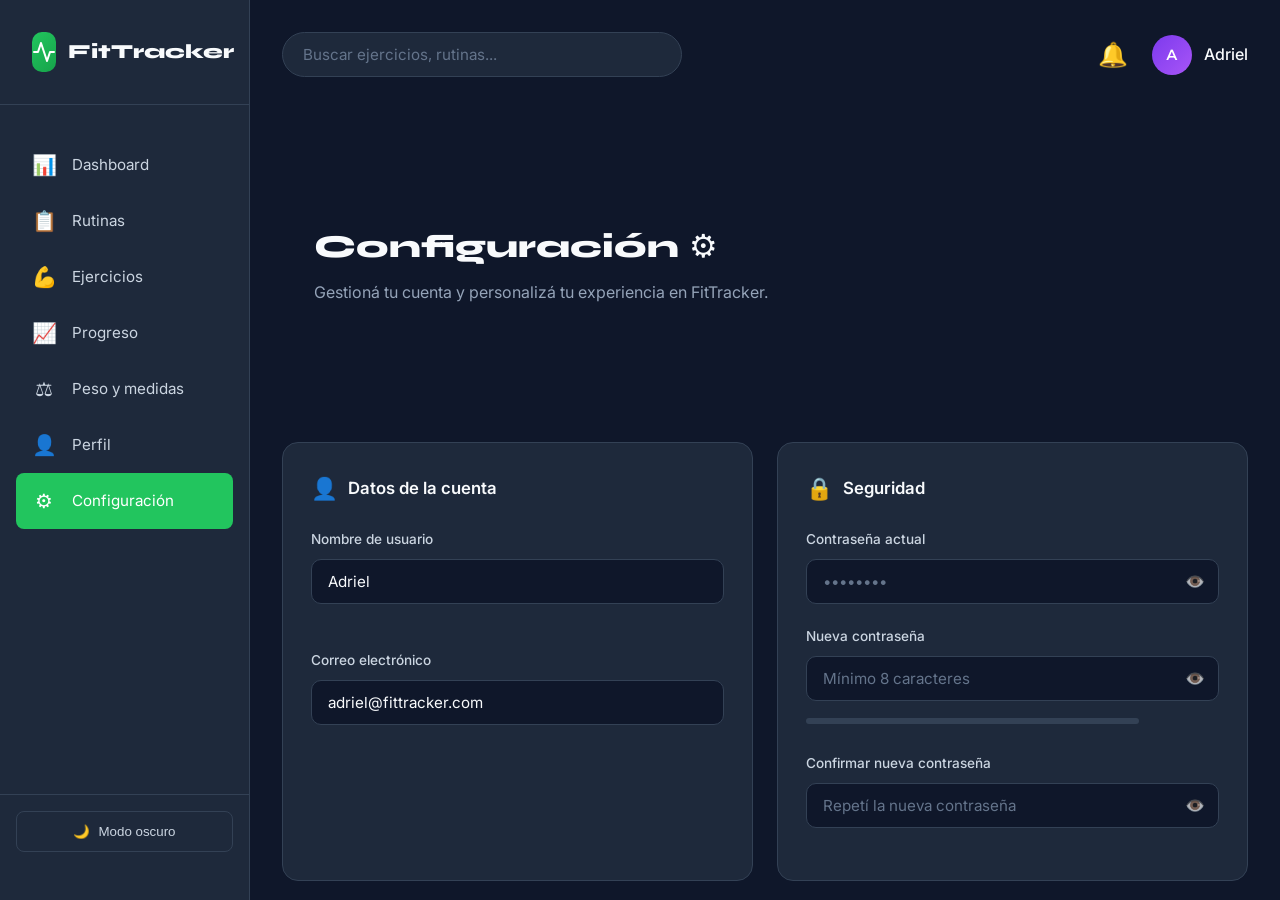
<file: configuracion.html>
<!DOCTYPE html>
<html lang="es">
<head>
  <meta charset="UTF-8" />
  <meta name="viewport" content="width=device-width, initial-scale=1.0" />
  <title>FitTracker — Configuración</title>

  <!-- Google Fonts -->
  <link rel="preconnect" href="https://fonts.googleapis.com" />
  <link rel="preconnect" href="https://fonts.gstatic.com" crossorigin />
  <link href="https://fonts.googleapis.com/css2?family=Inter:wght@300;400;500;600&family=Syne:wght@700;800&display=swap" rel="stylesheet" />

  <!-- Estilos -->
  <link rel="stylesheet" href="style.css" />
  <link rel="stylesheet" href="inicio_log.css" />
  <link rel="stylesheet" href="configuracion.css" />
</head>
<body class="dashboard-body">

  <!-- ============================================================
       barra de navegacion lateral
  ============================================================ -->
  <aside class="sidebar">
    <div class="sidebar-header">
      <div class="logo-mark">
        <svg viewBox="0 0 24 24" fill="none" stroke="currentColor">
          <polyline points="22 12 18 12 15 21 9 3 6 12 2 12"></polyline>
        </svg>
      </div>
      <h1 class="logo-text">FitTracker</h1>
    </div>

    <nav class="sidebar-nav">
  <a href="inicio_log.html" class="nav-item">
    <span class="nav-icon">📊</span>
    <span class="nav-label">Dashboard</span>
  </a>

  <a href="rutina.html" class="nav-item">
    <span class="nav-icon">📋</span>
    <span class="nav-label">Rutinas</span>
  </a>

  <a href="ejercicios.html" class="nav-item">
    <span class="nav-icon">💪</span>
    <span class="nav-label">Ejercicios</span>
  </a>
  <a href="progreso.html" class="nav-item">
    <span class="nav-icon">📈</span>
    <span class="nav-label">Progreso</span>
  </a>

  <a href="peso_medida.html" class="nav-item">
    <span class="nav-icon">⚖️</span>
    <span class="nav-label">Peso y medidas</span>
  </a>

  <a href="perfil.html" class="nav-item">
    <span class="nav-icon">👤</span>
    <span class="nav-label">Perfil</span>
  </a>

  <a href="configuracion.html" class="nav-item active">
    <span class="nav-icon">⚙️</span>
    <span class="nav-label">Configuración</span>
  </a>
</nav>

    <div class="sidebar-footer">
      <button class="dark-mode-toggle" id="dark-mode-btn">
        <span>🌙</span> Modo oscuro
      </button>
    </div>
  </aside>

  <!-- ============================================================
       contenido del cuerpo principal
  ============================================================ -->
  <main class="main-content">
    <!-- Header -->
    <header class="dashboard-header">
      <div class="header-left">
        <input type="text" class="search-box" placeholder="Buscar ejercicios, rutinas...">
      </div>
      <div class="header-right">
        <button class="notification-btn">🔔</button>
        <div class="user-profile">
          <div class="user-avatar">A</div>
          <span class="user-name">Adriel</span>
        </div>
      </div>
    </header>

    <!-- Page title -->
    <section class="settings-intro">
      <div>
        <h2 class="settings-title">Configuración ⚙️</h2>
        <p class="settings-subtitle">Gestioná tu cuenta y personalizá tu experiencia en FitTracker.</p>
      </div>
    </section>

    <!-- ============================================================
         FORMULARIO DE CONFIGURACIÓN
    ============================================================ -->
    <form id="settings-form" class="settings-grid" novalidate>

      <!-- Datos de la cuenta -->
      <div class="settings-card">
        <div class="settings-card-header">
          <span class="settings-card-icon">👤</span>
          <h3>Datos de la cuenta</h3>
        </div>

        <div class="form-field">
          <label for="username">Nombre de usuario</label>
          <input type="text" id="username" name="username" value="Adriel" placeholder="Tu nombre de usuario" autocomplete="username" />
          <span class="field-hint" id="username-hint"></span>
        </div>

        <div class="form-field">
          <label for="email">Correo electrónico</label>
          <input type="email" id="email" name="email" value="adriel@fittracker.com" placeholder="tu@correo.com" autocomplete="email" />
          <span class="field-hint" id="email-hint"></span>
        </div>
      </div>

      <!-- Seguridad -->
      <div class="settings-card">
        <div class="settings-card-header">
          <span class="settings-card-icon">🔒</span>
          <h3>Seguridad</h3>
        </div>

        <div class="form-field">
          <label for="current-password">Contraseña actual</label>
          <div class="password-wrap">
            <input type="password" id="current-password" name="current-password" placeholder="••••••••" autocomplete="current-password" />
            <button type="button" class="toggle-pass" data-target="current-password" aria-label="Mostrar contraseña">👁️</button>
          </div>
        </div>

        <div class="form-field">
          <label for="new-password">Nueva contraseña</label>
          <div class="password-wrap">
            <input type="password" id="new-password" name="new-password" placeholder="Mínimo 8 caracteres" autocomplete="new-password" />
            <button type="button" class="toggle-pass" data-target="new-password" aria-label="Mostrar contraseña">👁️</button>
          </div>
          <div class="password-strength" id="password-strength">
            <div class="strength-bar"><span id="strength-fill"></span></div>
            <span class="strength-label" id="strength-label">&nbsp;</span>
          </div>
        </div>

        <div class="form-field">
          <label for="confirm-password">Confirmar nueva contraseña</label>
          <div class="password-wrap">
            <input type="password" id="confirm-password" name="confirm-password" placeholder="Repetí la nueva contraseña" autocomplete="new-password" />
            <button type="button" class="toggle-pass" data-target="confirm-password" aria-label="Mostrar contraseña">👁️</button>
          </div>
          <span class="field-hint" id="confirm-hint"></span>
        </div>
      </div>

      <!-- Apariencia -->
      <div class="settings-card">
        <div class="settings-card-header">
          <span class="settings-card-icon">🎨</span>
          <h3>Apariencia</h3>
        </div>

        <p class="settings-card-desc">Elegí cómo querés ver FitTracker.</p>

        <div class="theme-options" id="theme-options">
          <button type="button" class="theme-btn" data-theme="dark">
            <span class="theme-preview theme-preview-dark">
              <span class="tp-bar"></span>
              <span class="tp-line"></span>
              <span class="tp-line short"></span>
            </span>
            <span class="theme-name">🌙 Oscuro</span>
          </button>
          <button type="button" class="theme-btn" data-theme="light">
            <span class="theme-preview theme-preview-light">
              <span class="tp-bar"></span>
              <span class="tp-line"></span>
              <span class="tp-line short"></span>
            </span>
            <span class="theme-name">☀️ Claro</span>
          </button>
        </div>
      </div>

      <!-- Acciones -->
      <div class="settings-actions">
        <span class="save-status" id="save-status"></span>
        <div class="settings-actions-buttons">
          <button type="button" class="btn-discard" id="discard-btn">Descartar</button>
          <button type="submit" class="btn-save">💾 Guardar cambios</button>
        </div>
      </div>

    </form>
  </main>

  <!-- Toast de confirmación -->
  <div class="toast" id="toast" role="status" aria-live="polite"></div>

  <script src="main.js"></script>
  <script src="configuracion.js"></script>
</body>
</html>
</file>
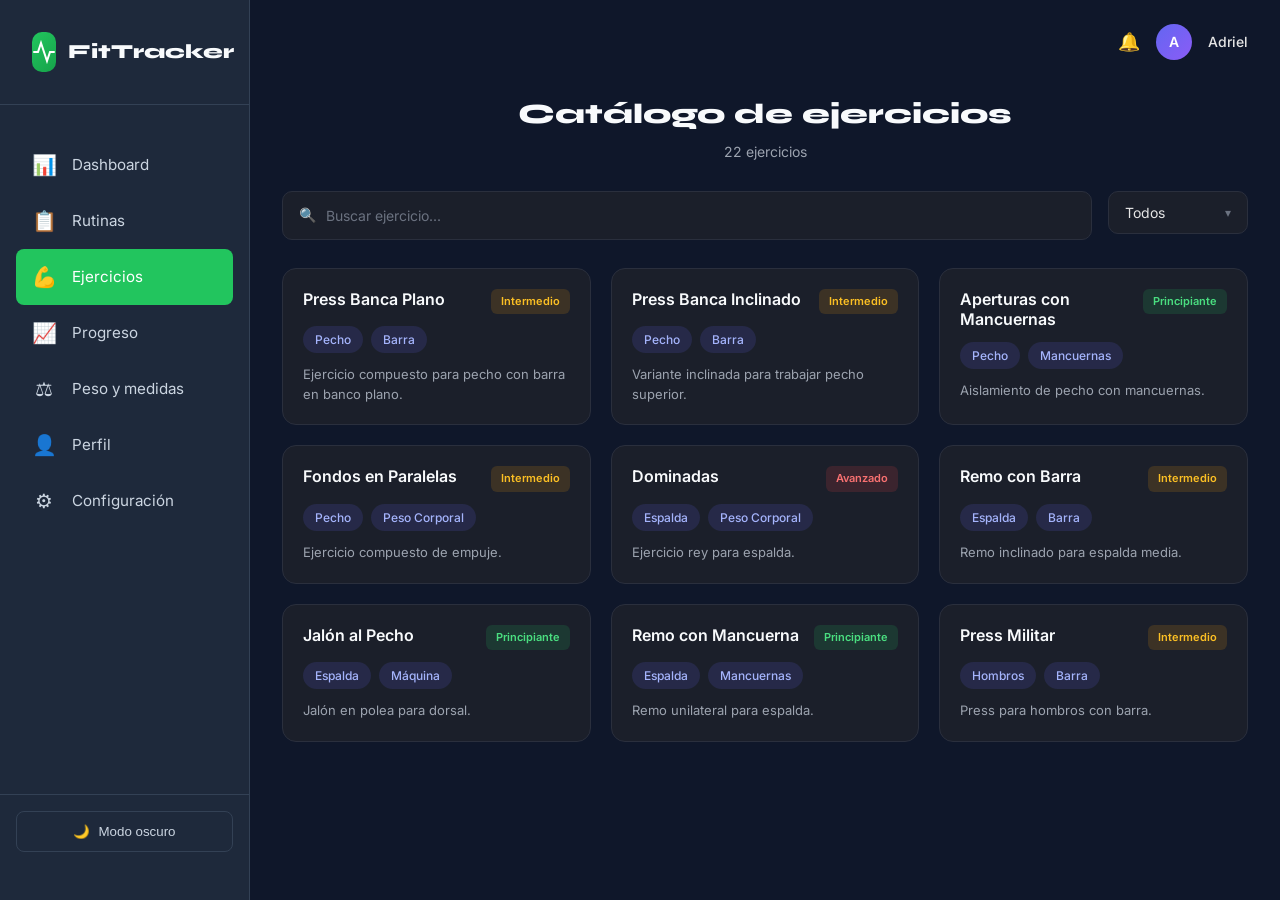
<file: ejercicios.html>
<!DOCTYPE html>
<html lang="es">
<head>
<meta charset="UTF-8">
<meta name="viewport" content="width=device-width, initial-scale=1.0">
<title>Catálogo de ejercicios - FitTracker</title>

<link rel="preconnect" href="https://fonts.googleapis.com" />
<link rel="preconnect" href="https://fonts.gstatic.com" crossorigin />
<link href="https://fonts.googleapis.com/css2?family=Inter:wght@300;400;500;600&family=Syne:wght@700;800&display=swap" rel="stylesheet" />

<link rel="stylesheet" href="ejercicios.css">
</head>
<body>
  <div class="layout">
    <!-- Sidebar -->
    <aside class="sidebar" id="sidebar">
      <div class="sidebar-header">
        <div class="logo-mark">
          <svg viewBox="0 0 24 24" fill="none" stroke="currentColor">
            <polyline points="22 12 18 12 15 21 9 3 6 12 2 12"></polyline>
          </svg>
        </div>
        <h1 class="logo-text">FitTracker</h1>
      </div>

      <nav class="sidebar-nav">
        <a href="inicio_log.html" class="nav-item">
          <span class="nav-icon">📊</span>
          <span class="nav-label">Dashboard</span>
        </a>
        <a href="rutina.html" class="nav-item">
          <span class="nav-icon">📋</span>
          <span class="nav-label">Rutinas</span>
        </a>
        <a href="ejercicios.html" class="nav-item active">
          <span class="nav-icon">💪</span>
          <span class="nav-label">Ejercicios</span>
        </a>
        <a href="progreso.html" class="nav-item">
          <span class="nav-icon">📈</span>
          <span class="nav-label">Progreso</span>
        </a>
        <a href="peso_medida.html" class="nav-item">
          <span class="nav-icon">⚖️</span>
          <span class="nav-label">Peso y medidas</span>
        </a>
        <a href="perfil.html" class="nav-item">
          <span class="nav-icon">👤</span>
          <span class="nav-label">Perfil</span>
        </a>
        <a href="configuracion.html" class="nav-item">
          <span class="nav-icon">⚙️</span>
          <span class="nav-label">Configuración</span>
        </a>
      </nav>

      <div class="sidebar-footer">
        <button class="dark-mode-toggle" id="dark-mode-btn">
          <span>🌙</span><span> Modo oscuro</span>
        </button>
      </div>
    </aside>


    <!-- Main content -->
    <main class="content">
      <header class="topbar">
        <div class="topbar-right">
          <span class="bell">🔔</span>
          <div class="avatar">A</div>
          <span class="username">Adriel</span>
        </div>
      </header>

      <section class="page-header">
        <h1>Catálogo de ejercicios</h1>
        <p class="subtitle">22 ejercicios</p>
      </section>

      <div class="filters">
        <div class="search-local">
          <span class="icon">🔍</span>
          <input type="text" id="search-input" placeholder="Buscar ejercicio...">
        </div>

        <div class="custom-select" id="custom-select">
          <button class="select-toggle" id="select-toggle">
            <span class="select-label">Todos</span> <span class="chevron">▾</span>
          </button>
          <ul class="select-menu" id="select-menu">
            <li class="selected">Todos</li>
            <li>Pecho</li>
            <li>Espalda</li>
            <li>Hombros</li>
            <li>Bíceps</li>
            <li>Tríceps</li>
            <li>Abdominales</li>
            <li>Piernas</li>
            <li>Glúteos</li>
            <li>Pantorrillas</li>
            <li>Antebrazos</li>
          </ul>
        </div>
      </div>

      <div class="cards-grid" id="cards-grid">
        <article class="card">
          <div class="card-header">
            <h3>Press Banca Plano</h3>
            <span class="badge badge-intermedio">Intermedio</span>
          </div>
          <div class="tags">
            <span class="tag">Pecho</span>
            <span class="tag">Barra</span>
          </div>
          <p class="description">Ejercicio compuesto para pecho con barra en banco plano.</p>
        </article>

        <article class="card">
          <div class="card-header">
            <h3>Press Banca Inclinado</h3>
            <span class="badge badge-intermedio">Intermedio</span>
          </div>
          <div class="tags">
            <span class="tag">Pecho</span>
            <span class="tag">Barra</span>
          </div>
          <p class="description">Variante inclinada para trabajar pecho superior.</p>
        </article>

        <article class="card">
          <div class="card-header">
            <h3>Aperturas con Mancuernas</h3>
            <span class="badge badge-principiante">Principiante</span>
          </div>
          <div class="tags">
            <span class="tag">Pecho</span>
            <span class="tag">Mancuernas</span>
          </div>
          <p class="description">Aislamiento de pecho con mancuernas.</p>
        </article>

        <article class="card">
          <div class="card-header">
            <h3>Fondos en Paralelas</h3>
            <span class="badge badge-intermedio">Intermedio</span>
          </div>
          <div class="tags">
            <span class="tag">Pecho</span>
            <span class="tag">Peso Corporal</span>
          </div>
          <p class="description">Ejercicio compuesto de empuje.</p>
        </article>

        <article class="card">
          <div class="card-header">
            <h3>Dominadas</h3>
            <span class="badge badge-avanzado">Avanzado</span>
          </div>
          <div class="tags">
            <span class="tag">Espalda</span>
            <span class="tag">Peso Corporal</span>
          </div>
          <p class="description">Ejercicio rey para espalda.</p>
        </article>

        <article class="card">
          <div class="card-header">
            <h3>Remo con Barra</h3>
            <span class="badge badge-intermedio">Intermedio</span>
          </div>
          <div class="tags">
            <span class="tag">Espalda</span>
            <span class="tag">Barra</span>
          </div>
          <p class="description">Remo inclinado para espalda media.</p>
        </article>

        <article class="card">
          <div class="card-header">
            <h3>Jalón al Pecho</h3>
            <span class="badge badge-principiante">Principiante</span>
          </div>
          <div class="tags">
            <span class="tag">Espalda</span>
            <span class="tag">Máquina</span>
          </div>
          <p class="description">Jalón en polea para dorsal.</p>
        </article>

        <article class="card">
          <div class="card-header">
            <h3>Remo con Mancuerna</h3>
            <span class="badge badge-principiante">Principiante</span>
          </div>
          <div class="tags">
            <span class="tag">Espalda</span>
            <span class="tag">Mancuernas</span>
          </div>
          <p class="description">Remo unilateral para espalda.</p>
        </article>

        <article class="card">
          <div class="card-header">
            <h3>Press Militar</h3>
            <span class="badge badge-intermedio">Intermedio</span>
          </div>
          <div class="tags">
            <span class="tag">Hombros</span>
            <span class="tag">Barra</span>
          </div>
          <p class="description">Press para hombros con barra.</p>
        </article>
      </div>
    </main>
  </div>

  <script>
    // ===== Custom select dropdown =====
    const customSelect = document.getElementById('custom-select');
    const selectToggle = document.getElementById('select-toggle');
    const selectMenu = document.getElementById('select-menu');
    const selectItems = selectMenu.querySelectorAll('li');

    selectToggle.addEventListener('click', () => {
      selectMenu.classList.toggle('open');
    });

    selectItems.forEach(item => {
      item.addEventListener('click', () => {
        selectItems.forEach(li => li.classList.remove('selected'));
        item.classList.add('selected');
        selectToggle.querySelector('.select-label').textContent = item.textContent;
        selectMenu.classList.remove('open');
        filterCards();
      });
    });

    // Close dropdown when clicking outside
    document.addEventListener('click', (e) => {
      if (!customSelect.contains(e.target)) {
        selectMenu.classList.remove('open');
      }
    });

    // ===== Live search filter =====
    const searchInput = document.getElementById('search-input');
    const cardsGrid = document.getElementById('cards-grid');
    const cards = cardsGrid.querySelectorAll('.card');

    function filterCards() {
      const query = searchInput.value.trim().toLowerCase();
      const selectedCategory = selectMenu.querySelector('.selected').textContent.trim().toLowerCase();

      cards.forEach(card => {
        const title = card.querySelector('h3').textContent.toLowerCase();
        const tags = Array.from(card.querySelectorAll('.tag')).map(t => t.textContent.toLowerCase());

        const matchesSearch = title.includes(query) || tags.some(tag => tag.includes(query));
        const matchesCategory = selectedCategory === 'todos' || tags.includes(selectedCategory);

        card.style.display = (matchesSearch && matchesCategory) ? '' : 'none';
      });
    }

    searchInput.addEventListener('input', filterCards);

    // ===== Dark mode toggle =====
    const darkModeBtn = document.getElementById('dark-mode-btn');

    // Apply saved preference on load
    if (localStorage.getItem('darkMode') === 'true') {
      document.body.classList.add('dark');
      darkModeBtn.innerHTML = '<span>☀️</span><span> Modo claro</span>';
    }

    darkModeBtn.addEventListener('click', () => {
      const isDark = document.body.classList.toggle('dark');
      localStorage.setItem('darkMode', isDark);
      darkModeBtn.innerHTML = isDark
        ? '<span>☀️</span><span> Modo claro</span>'
        : '<span>🌙</span><span> Modo oscuro</span>';
    });
  </script>
</body>
</html>
</file>
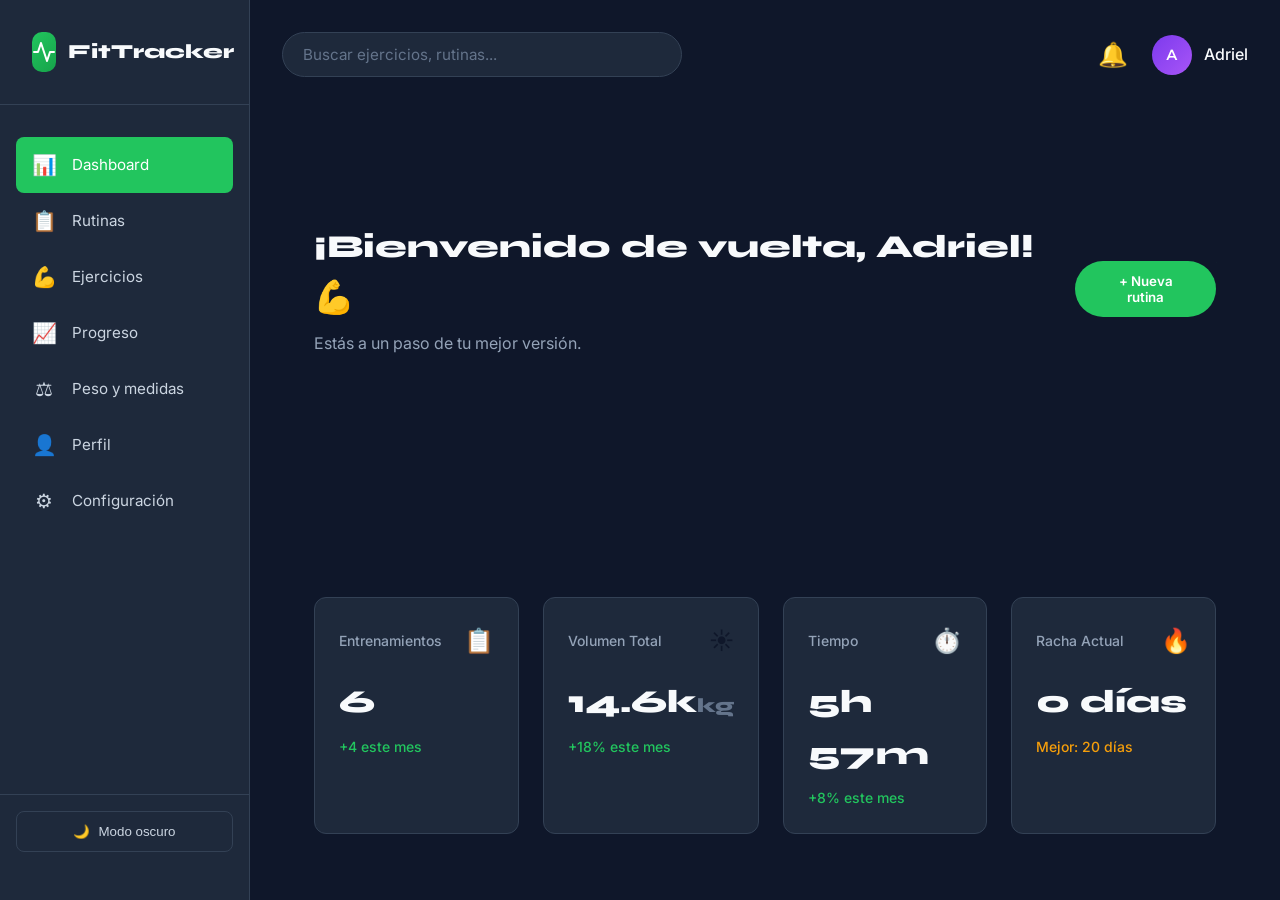
<file: inicio_log.html>
<!DOCTYPE html>
<html lang="es">
<head>
  <meta charset="UTF-8" />
  <meta name="viewport" content="width=device-width, initial-scale=1.0" />
  <title>FitTracker — Dashboard</title>

  <!-- Google Fonts -->
  <link rel="preconnect" href="https://fonts.googleapis.com" />
  <link rel="preconnect" href="https://fonts.gstatic.com" crossorigin />
  <link href="https://fonts.googleapis.com/css2?family=Inter:wght@300;400;500;600&family=Syne:wght@700;800&display=swap" rel="stylesheet" />
  
  <!-- Estilos -->
  <link rel="stylesheet" href="style.css" />
  <link rel="stylesheet" href="inicio_log.css" />
</head>
<body class="dashboard-body">

  <!-- ============================================================
       barra de navegacion lateral
  ============================================================ -->
  <aside class="sidebar">
    <div class="sidebar-header">
      <div class="logo-mark">
        <svg viewBox="0 0 24 24" fill="none" stroke="currentColor">
          <polyline points="22 12 18 12 15 21 9 3 6 12 2 12"></polyline>
        </svg>
      </div>
      <h1 class="logo-text">FitTracker</h1>
    </div>

    <nav class="sidebar-nav">
      <a href="inicio_log.html"  class="nav-item active">
        <span class="nav-icon">📊</span>
        <span class="nav-label">Dashboard</span>
      </a>
      <a href="rutina.html"  class="nav-item">
        <span class="nav-icon">📋</span>
        <span class="nav-label">Rutinas</span>
      </a>
      <a href="ejercicios.html"  class="nav-item">
        <span class="nav-icon">💪</span>
        <span class="nav-label">Ejercicios</span>
      </a>
      <a href="progreso.html"  class="nav-item">
        <span class="nav-icon">📈</span>
        <span class="nav-label">Progreso</span>
      </a>
      <a href="peso_medida.html"  class="nav-item">
        <span class="nav-icon">⚖️</span>
        <span class="nav-label">Peso y medidas</span>
      </a>
      <a href="perfil.html"  class="nav-item">
        <span class="nav-icon">👤</span>
        <span class="nav-label">Perfil</span>
      </a>
      <a href="configuracion.html"  class="nav-item">
        <span class="nav-icon">⚙️</span>
        <span class="nav-label">Configuración</span>
      </a>
    </nav>

    <div class="sidebar-footer">
      <button class="dark-mode-toggle" id="dark-mode-btn">
        <span>🌙</span> Modo oscuro
      </button>
    </div>
  </aside>

  <!-- ============================================================
       contenido del cuerpo principal
  ============================================================ -->
  <main class="main-content">
    <!-- Header -->
    <header class="dashboard-header">
      <div class="header-left">
        <input type="text" class="search-box" placeholder="Buscar ejercicios, rutinas...">
      </div>
      <div class="header-right">
        <button class="notification-btn">🔔</button>
        <div class="user-profile">
          <div class="user-avatar">A</div>
          <span class="user-name">Adriel</span>
        </div>
      </div>
    </header>

    <!-- Welcome Section -->
    <section class="welcome-section">
      <div>
        <h2 class="welcome-title">¡Bienvenido de vuelta, Adriel! 💪</h2>
        <p class="welcome-subtitle">Estás a un paso de tu mejor versión.</p>
      </div>
      <button class="btn-new-routine">+ Nueva rutina</button>
    </section>

    <!-- Stats Grid -->
    <section class="stats-section">
      <div class="stat-card">
        <div class="stat-header">
          <h3 class="stat-title">Entrenamientos</h3>
          <span class="stat-icon">📋</span>
        </div>
        <div class="stat-value">6</div>
        <div class="stat-change positive">+4 este mes</div>
      </div>

      <div class="stat-card">
        <div class="stat-header">
          <h3 class="stat-title">Volumen Total</h3>
          <span class="stat-icon">☀️</span>
        </div>
        <div class="stat-value">14.6k<span class="stat-unit">kg</span></div>
        <div class="stat-change positive">+18% este mes</div>
      </div>

      <div class="stat-card">
        <div class="stat-header">
          <h3 class="stat-title">Tiempo</h3>
          <span class="stat-icon">⏱️</span>
        </div>
        <div class="stat-value">5h 57m</div>
        <div class="stat-change positive">+8% este mes</div>
      </div>

      <div class="stat-card">
        <div class="stat-header">
          <h3 class="stat-title">Racha Actual</h3>
          <span class="stat-icon">🔥</span>
        </div>
        <div class="stat-value">0 días</div>
        <div class="stat-change neutral">Mejor: 20 días</div>
      </div>
    </section>

    <!-- Charts Section -->
    <section class="charts-section">
      <div class="chart-card">
        <div class="chart-header">
          <h3>Progreso de fuerza</h3>
          <a href="#" class="chart-link">Press Banca Plano</a>
        </div>
        <div class="chart-placeholder">
          <svg viewBox="0 0 400 200" style="width: 100%; height: 100%;">
            <defs>
              <linearGradient id="gradient" x1="0%" y1="0%" x2="0%" y2="100%">
                <stop offset="0%" style="stop-color:#22c55e;stop-opacity:0.3" />
                <stop offset="100%" style="stop-color:#22c55e;stop-opacity:0" />
              </linearGradient>
            </defs>
            <polyline points="20,150 120,120 220,80 320,40" fill="none" stroke="#22c55e" stroke-width="3" />
            <polygon points="20,150 120,120 220,80 320,40 320,200 20,200" fill="url(#gradient)" />
            <circle cx="20" cy="150" r="5" fill="#22c55e" />
            <circle cx="120" cy="120" r="5" fill="#22c55e" />
            <circle cx="220" cy="80" r="5" fill="#22c55e" />
            <circle cx="320" cy="40" r="5" fill="#22c55e" />
            <text x="20" y="190" font-size="12" fill="#64748b" text-anchor="middle">05-28</text>
            <text x="120" y="190" font-size="12" fill="#64748b" text-anchor="middle">06-02</text>
            <text x="220" y="190" font-size="12" fill="#64748b" text-anchor="middle">06-07</text>
            <text x="320" y="190" font-size="12" fill="#64748b" text-anchor="middle">06-11</text>
          </svg>
        </div>
      </div>

      <div class="next-training-card">
        <h3>Próximo entrenamiento</h3>
        <div class="training-item">
          <div class="training-dot" style="background: #7c3aed;"></div>
          <div class="training-info">
            <div class="training-name">Push - Pecho & Tríceps</div>
            <div class="training-date">8 jun 2026</div>
          </div>
        </div>
        <div class="training-item">
          <div class="training-dot" style="background: #f97316;"></div>
          <div class="training-info">
            <div class="training-name">Pull - Espalda & Bíceps</div>
            <div class="training-date">10 jun 2026</div>
          </div>
        </div>
        <div class="training-item">
          <div class="training-dot" style="background: #10b981;"></div>
          <div class="training-info">
            <div class="training-name">Piernas</div>
            <div class="training-date">11 jun 2026</div>
          </div>
        </div>
        <div class="training-item">
          <div class="training-dot" style="background: #f59e0b;"></div>
          <div class="training-info">
            <div class="training-name">Hombros & Abdomen</div>
            <div class="training-date">14 jun 2026</div>
          </div>
        </div>
      </div>
    </section>
  </main>

  <script src="main.js"></script>
</file>
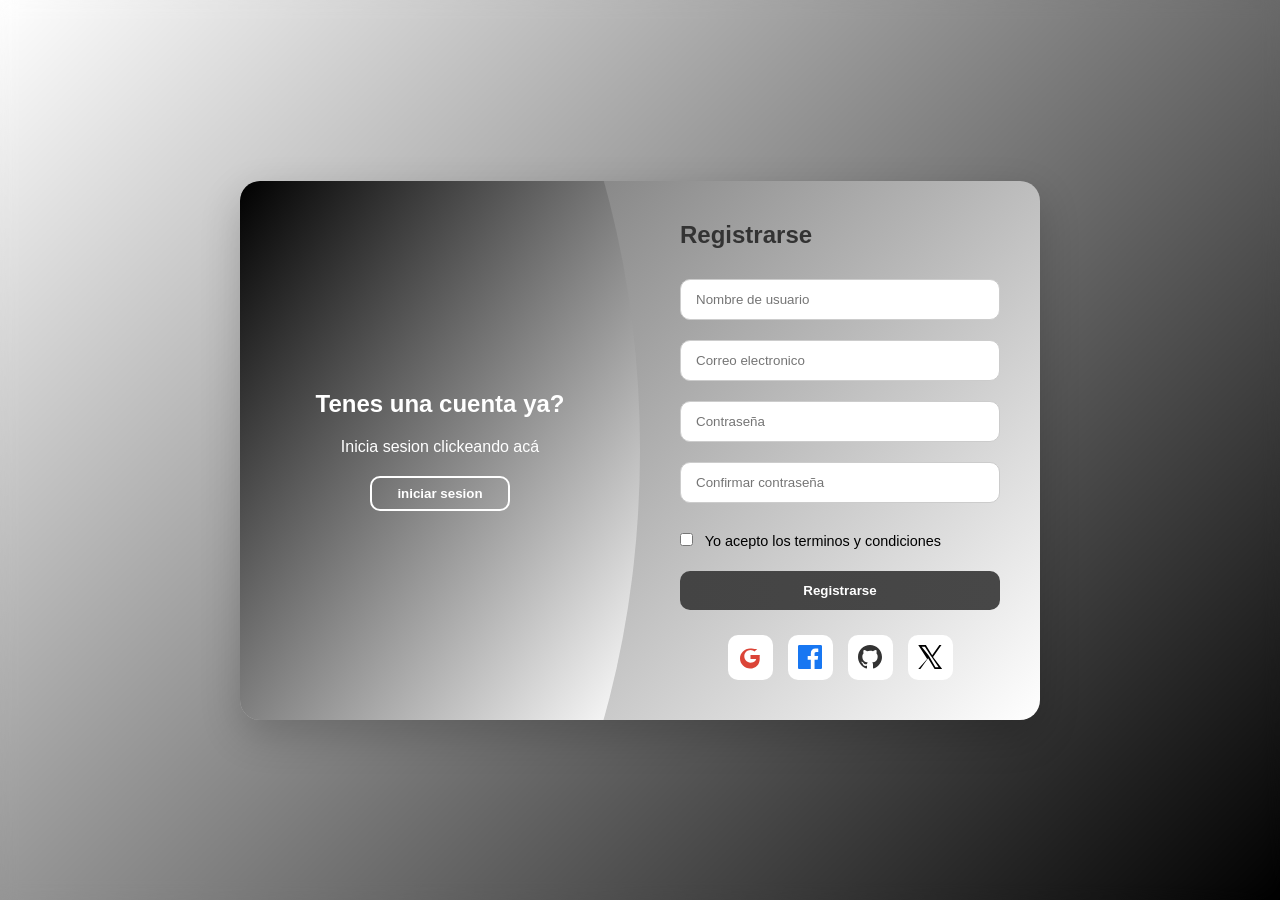
<file: login_registro.html>
<!DOCTYPE html>
<html lang="es">
<head>
  <meta charset="UTF-8" />
  <meta name="viewport" content="width=device-width, initial-scale=1" />
  <meta http-equiv="refresh" content="">
  <title>FitTracker Registro</title>
  <link rel="stylesheet" href="login_registro.css">
</head>
<body>

<div class="wrapper" id="formWrapper">
  <!-- Seccion Inicio de sesion -->
  <div class="form-container login">
  <h2>Inicia sesion</h2>
  <form id="loginForm">
    <input type="email" placeholder="Correo electronico" required />
    <input type="password" placeholder="Contraseña" required />
    <div class="forgot-password">Olvidaste tu contraseña? clickea acá</div>
    <button type="submit" class="submit-btn">Inicar sesion</button>
  </form>
</div>

  <!-- Seccion Registro -->
  <div class="form-container signin">
    <h2>Registrarse</h2>
    <form>
      <input type="text" placeholder="Nombre de usuario" required />
      <input type="email" placeholder="Correo electronico" required />
      <input type="password" placeholder="Contraseña" required />
      <input type="password" placeholder="Confirmar contraseña" required />
      <label class="accept-terms"><input type="checkbox" required /> Yo acepto los terminos y condiciones</label>
      <button type="submit" class="submit-btn">Registrarse</button>
      <div class="social-login">
        <div class="social-btn google" title="Sign up with Google"><svg viewBox="0 0 24 24"><path d="M21.805 10.023h-9.31v3.953h5.675c-.234 1.255-1.413 3.685-5.675 3.685-3.417 0-6.195-2.827-6.195-6.31s2.778-6.31 6.195-6.31c1.943 0 3.25.832 4 1.547l2.728-2.618C16.88 4.256 14.812 3.5 12.062 3.5 6.626 3.5 2 8.012 2 13.5s4.626 10 10.062 10c5.799 0 9.67-4.063 9.67-9.81 0-.662-.067-1.163-.07-1.157z"/></svg></div>
        <div class="social-btn facebook" title="Sign up with Facebook"><svg viewBox="0 0 24 24"><path d="M22.675 0H1.325C.593 0 0 .593 0 1.326v21.348C0 23.407.593 24 1.325 24H12.82v-9.294H9.692v-3.622h3.128V8.41c0-3.1 1.893-4.788 4.659-4.788 1.325 0 2.466.099 2.797.143v3.243l-1.918.001c-1.504 0-1.796.715-1.796 1.763v2.31h3.59l-.467 3.622h-3.123V24h6.116C23.407 24 24 23.407 24 22.674V1.326C24 .593 23.407 0 22.675 0z"/></svg></div>
        <div class="social-btn github" title="Sign up with GitHub"><svg viewBox="0 0 24 24"><path d="M12 0C5.37 0 0 5.37 0 12c0 5.3 3.438 9.8 8.207 11.387.6.11.793-.258.793-.577v-2.02c-3.338.726-4.033-1.61-4.033-1.61-.546-1.387-1.333-1.757-1.333-1.757-1.09-.744.084-.729.084-.729 1.205.086 1.84 1.237 1.84 1.237 1.07 1.834 2.807 1.304 3.492.997.108-.776.42-1.305.763-1.605-2.665-.3-5.466-1.333-5.466-5.93 0-1.31.47-2.38 1.236-3.22-.123-.302-.536-1.516.117-3.162 0 0 1.008-.322 3.3 1.23a11.49 11.49 0 013.003-.404c1.02.005 2.045.137 3.003.404 2.29-1.553 3.297-1.23 3.297-1.23.655 1.646.242 2.86.12 3.162.77.84 1.236 1.91 1.236 3.22 0 4.61-2.807 5.625-5.48 5.922.432.372.817 1.103.817 2.222v3.293c0 .321.192.694.8.576C20.565 21.796 24 17.298 24 12c0-6.63-5.373-12-12-12z"/></svg></div>
        <div class="social-btn x" title="Sign up with X (Twitter)"><svg viewBox="0 0 1200 1227"><path d="M755.6 611.1L1186.7 0H1079.8L710.8 529.4 388.4 0H0L456.5 720.4 0 1227.3H106.9L502.2 682.2 836 1227.3H1224L755.6 611.1ZM571.2 606.3L511.7 515.7 174.2 87.5H338.7L627.7 531.1 686.5 617.7 1040.3 1137.3H875.9L571.2 606.3Z"/></svg></div>
      </div>
    </form>
  </div>

  <!-- Carta azul -->
  <div class="toggle-container">
    <h2 id="toggleHeading">Tenes una cuenta ya?</h2>
    <p id="toggleText">Inicia sesion clickeando acá</p>
    <button class="switch-btn" id="toggleBtn">iniciar sesion</button>
  </div>
</div>

<script>
  const wrapper = document.getElementById('formWrapper');
  const toggleBtn = document.getElementById('toggleBtn');
  const toggleHeading = document.getElementById('toggleHeading');
  const toggleText = document.getElementById('toggleText');

  toggleBtn.addEventListener('click', () => {
    wrapper.classList.toggle('active');

    if(wrapper.classList.contains('active')){
      toggleHeading.textContent = "Todavía no tenes una cuenta?";
      toggleText.textContent = "Comenzá registrandote acá!";
      toggleBtn.textContent = "Registrarse";
    } else {
      toggleHeading.textContent = "Tenes una cuenta ya?";
      toggleText.textContent = "Inicia sesion clickeando acá";
      toggleBtn.textContent = "iniciar sesion";
    }
  });

  
</script>

<script>
document.getElementById("loginForm").addEventListener("submit", function(e) {
    e.preventDefault();
    window.location.href = "inicio_log.html";
});
</script>

</body>
</html>
</file>
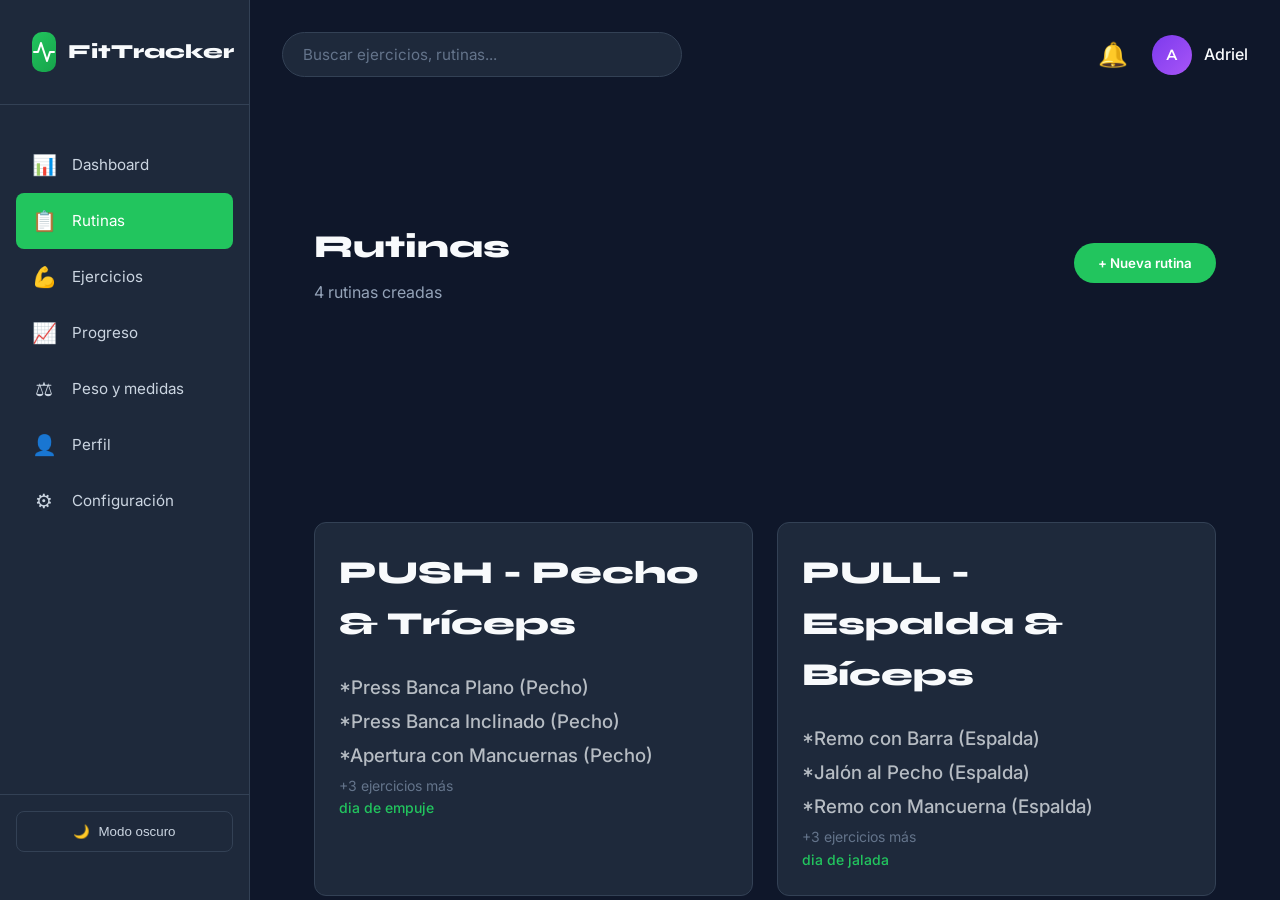
<file: rutina.html>
<!DOCTYPE html>
<html lang="es">
<head>
  <meta charset="UTF-8" />
  <meta name="viewport" content="width=device-width, initial-scale=1.0" />
  <title>FitTracker — Dashboard</title>

  <!-- Fuentes para letras -->
  <link rel="preconnect" href="https://fonts.googleapis.com" />
  <link rel="preconnect" href="https://fonts.gstatic.com" crossorigin />
  <link href="https://fonts.googleapis.com/css2?family=Inter:wght@300;400;500;600&family=Syne:wght@700;800&display=swap" rel="stylesheet" />
  
  <!-- Estilos -->
  <link rel="stylesheet" href="style.css" />
  <link rel="stylesheet" href="rutina.css" />
</head>
<body class="dashboard-body">

  <!-- ============================================================
       barra de navegacion lateral
  ============================================================ -->
  <aside class="sidebar">
    <div class="sidebar-header">
      <div class="logo-mark">
        <svg viewBox="0 0 24 24" fill="none" stroke="currentColor">
          <polyline points="22 12 18 12 15 21 9 3 6 12 2 12"></polyline>
        </svg>
      </div>
      <h1 class="logo-text">FitTracker</h1>
    </div>

    <nav class="sidebar-nav">
      <a href="inicio_log.html"  class="nav-item">
        <span class="nav-icon">📊</span>
        <span class="nav-label">Dashboard</span>
      </a>
      <a href="rutina.html"  class="nav-item active">
        <span class="nav-icon">📋</span>
        <span class="nav-label">Rutinas</span>
      </a>
      <a href="ejercicios.html"  class="nav-item">
        <span class="nav-icon">💪</span>
        <span class="nav-label">Ejercicios</span>
      </a>
      <a href="progreso.html"  class="nav-item">
        <span class="nav-icon">📈</span>
        <span class="nav-label">Progreso</span>
      </a>
      <a href="peso_medida.html"  class="nav-item">
        <span class="nav-icon">⚖️</span>
        <span class="nav-label">Peso y medidas</span>
      </a>
      <a href="perfil.html"  class="nav-item">
        <span class="nav-icon">👤</span>
        <span class="nav-label">Perfil</span>
      </a>
      <a href="configuracion.html"  class="nav-item">
        <span class="nav-icon">⚙️</span>
        <span class="nav-label">Configuración</span>
      </a>
    </nav>

    <div class="sidebar-footer">
      <button class="dark-mode-toggle" id="dark-mode-btn">
        <span>🌙</span> Modo oscuro
      </button>
    </div>
  </aside>

  <!-- ============================================================
       contenido del cuerpo principal
  ============================================================ -->
  <main class="main-content">
    <!-- Header -->
    <header class="dashboard-header">
      <div class="header-left">
        <input type="text" class="search-box" placeholder="Buscar ejercicios, rutinas...">
      </div>
      <div class="header-right">
        <button class="notification-btn">🔔</button>
        <div class="user-profile">
          <div class="user-avatar">A</div>
          <span class="user-name">Adriel</span>
        </div>
      </div>
    </header>

    <!-- Titulo de la sección -->
    <section class="welcome-section">
      <div>
        <h2 class="welcome-title">Rutinas </h2>
        <p class="welcome-subtitle">4 rutinas creadas</p>
      </div>
      <button class="btn-new-routine">+ Nueva rutina</button>
    </section>

    <!-- Cartas de rutinas -->
    <section class="stats-section">
      <div class="stat-card">
        <div class="stat-header">
          <h3 class="stat-value">PUSH - Pecho & Tríceps</h3>
        </div>
        <h3 class="exercise-name">*Press Banca Plano (Pecho)</h3>
        <h3 class="exercise-name">*Press Banca Inclinado (Pecho)</h3>
        <h3 class="exercise-name">*Apertura con Mancuernas (Pecho)</h3>
        <p class="exercise-count">+3 ejercicios más</p>
        <div class="stat-change positive">dia de empuje</div>
      </div>

      <div class="stat-card">
        <div class="stat-header">
          <h3 class="stat-value">PULL - Espalda & Bíceps</h3>
        </div>
        <h3 class="exercise-name">*Remo con Barra (Espalda)</h3>
        <h3 class="exercise-name">*Jalón al Pecho (Espalda)</h3>
        <h3 class="exercise-name">*Remo con Mancuerna (Espalda)</h3>
        <p class="exercise-count">+3 ejercicios más</p>
        <div class="stat-change positive">dia de jalada</div>
      </div>

      <div class="stat-card">
        <div class="stat-header">
          <h3 class="stat-value">Piernas - Completo</h3>
          </div>
        <h3 class="exercise-name">*Sentadillas (Piernas)</h3>
        <h3 class="exercise-name">*Prensa de Piernas (Piernas)</h3>
        <h3 class="exercise-name">*Peso Muerto Rumano (Piernas)</h3>
        <p class="exercise-count">+3 ejercicios más</p>
        <div class="stat-change positive">Dia de piernas completo</div>
      </div>

      <div class="stat-card">
        <div class="stat-header">
          <h3 class="stat-value">Hombros & Abdomen</h3>
          </div>
        <h3 class="exercise-name">*Press de Hombros (Hombros)</h3>
        <h3 class="exercise-name">*Elevaciones Laterales (Hombros)</h3>
        <h3 class="exercise-name">*Crunches (Abdomen)</h3>
        <p class="exercise-count">+3 ejercicios más</p>
        <div class="stat-change positive">Hombros y Abdomen</div>
      </div>
    </section>

    </section>
  </main>

  <script src="main.js"></script>
</file>
<file: style.css>
/* ============================================================
   RESET & BASE
   ============================================================ */
* {
  margin: 0;
  padding: 0;
  box-sizing: border-box;
}

:root {
  --color-primary: #22c55e;
  --color-primary-dark: #16a34a;
  --color-dark: #0f172a;
  --color-gray: #64748b;
  --color-light: #f8fafc;
  --color-white: #ffffff;
  --font-sans: 'Inter', system-ui, -apple-system, sans-serif;
  --font-display: 'Syne', system-ui, sans-serif;
  --shadow-sm: 0 1px 2px 0 rgb(0 0 0 / 0.05);
  --shadow-md: 0 4px 6px -1px rgb(0 0 0 / 0.1);
  --shadow-lg: 0 10px 15px -3px rgb(0 0 0 / 0.1);
  --shadow-xl: 0 20px 25px -5px rgb(0 0 0 / 0.1);
}

body {
  font-family: var(--font-sans);
  color: var(--color-dark);
  background-color: var(--color-white);
  line-height: 1.6;
  overflow-x: hidden;
}

img {
  max-width: 100%;
  height: auto;
  display: block;
}

a {
  text-decoration: none;
  color: inherit;
}

/* ============================================================
   NAVBAR
   ============================================================ */
#navbar {
  position: fixed;
  top: 0;
  left: 0;
  right: 0;
  z-index: 1000;
  padding: 1rem 2rem;
  display: flex;
  align-items: center;
  justify-content: space-between;
  background: rgba(255, 255, 255, 0.95);
  backdrop-filter: blur(10px);
  border-bottom: 1px solid #e2e8f0;
}

.nav-logo {
  display: flex;
  align-items: center;
  gap: 0.75rem;
  font-family: var(--font-display);
  font-weight: 800;
  font-size: 1.5rem;
  color: var(--color-dark);
}

.logo-mark {
  width: 40px;
  height: 40px;
  background: linear-gradient(135deg, #22c55e, #16a34a);
  border-radius: 10px;
  display: flex;
  align-items: center;
  justify-content: center;
}

.logo-mark svg {
  width: 24px;
  height: 24px;
  stroke: white;
  fill: none;
  stroke-width: 2;
  stroke-linecap: round;
  stroke-linejoin: round;
}

.nav-links {
  display: flex;
  list-style: none;
  gap: 2rem;
}

.nav-links a {
  font-weight: 500;
  color: var(--color-gray);
  transition: color 0.2s;
}

.nav-links a:hover {
  color: var(--color-dark);
}

.nav-auth {
  display: flex;
  gap: 1rem;
}

.btn-nav-ghost {
  padding: 0.5rem 1.5rem;
  border-radius: 9999px;
  font-weight: 500;
  color: var(--color-dark);
  transition: background 0.2s;
}

.btn-nav-ghost:hover {
  background: #f1f5f9;
}

.btn-nav-solid {
  padding: 0.5rem 1.5rem;
  border-radius: 9999px;
  font-weight: 500;
  background: var(--color-primary);
  color: white;
  transition: background 0.2s;
}

.btn-nav-solid:hover {
  background: var(--color-primary-dark);
}

.hamburger {
  display: none;
  flex-direction: column;
  gap: 4px;
  background: none;
  border: none;
  cursor: pointer;
}

.hamburger span {
  width: 24px;
  height: 3px;
  background: var(--color-dark);
  border-radius: 2px;
  transition: 0.3s;
}

.mobile-menu {
  display: none;
  position: fixed;
  top: 70px;
  left: 0;
  right: 0;
  background: white;
  padding: 2rem;
  box-shadow: var(--shadow-lg);
  flex-direction: column;
  gap: 1.5rem;
}

.mobile-menu a {
  font-size: 1.25rem;
  font-weight: 500;
}

.mobile-auth {
  display: flex;
  gap: 1rem;
  margin-top: 1rem;
}

/* ============================================================
   HERO
   ============================================================ */
#hero {
  padding: 12rem 2rem 4rem;
  max-width: 1400px;
  margin: 0 auto;
}

.hero-text {
  text-align: center;
  max-width: 800px;
  margin: 0 auto 4rem;
}

.hero-eyebrow {
  display: inline-block;
  padding: 0.25rem 1rem;
  background: #dcfce7;
  color: #166534;
  border-radius: 9999px;
  font-weight: 500;
  font-size: 0.875rem;
  margin-bottom: 1rem;
}

.hero-title {
  font-family: var(--font-display);
  font-size: 4.5rem;
  font-weight: 800;
  line-height: 1.1;
  margin-bottom: 1rem;
  background: linear-gradient(135deg, #0f172a, #16a34a);
  -webkit-background-clip: text;
  -webkit-text-fill-color: transparent;
  background-clip: text;
}

.hero-sub {
  font-size: 1.5rem;
  color: var(--color-gray);
  margin-bottom: 2rem;
}

.hero-cta {
  display: flex;
  gap: 1rem;
  justify-content: center;
}

.btn-solid {
  padding: 1rem 2rem;
  border-radius: 9999px;
  background: var(--color-primary);
  color: white;
  font-weight: 600;
  box-shadow: var(--shadow-md);
  transition: all 0.2s;
}

.btn-solid:hover {
  background: var(--color-primary-dark);
  transform: translateY(-2px);
  box-shadow: var(--shadow-lg);
}

.btn-outline {
  padding: 1rem 2rem;
  border-radius: 9999px;
  border: 2px solid var(--color-dark);
  color: var(--color-dark);
  font-weight: 600;
  transition: all 0.2s;
}

.btn-outline:hover {
  background: var(--color-dark);
  color: white;
}

.hero-images {
  display: grid;
  grid-template-columns: 2fr 1fr;
  gap: 1.5rem;
  margin-bottom: 4rem;
}

.hero-img-main {
  border-radius: 24px;
  overflow: hidden;
  box-shadow: var(--shadow-xl);
}

.hero-img-main img {
  width: 100%;
  height: 500px;
  object-fit: cover;
}

.hero-img-row {
  display: flex;
  flex-direction: column;
  gap: 1.5rem;
}

.hero-img-sub {
  border-radius: 24px;
  overflow: hidden;
  box-shadow: var(--shadow-lg);
  flex: 1;
}

.hero-img-sub img {
  width: 100%;
  height: 100%;
  object-fit: cover;
}

.stats-bar {
  display: grid;
  grid-template-columns: repeat(4, 1fr);
  gap: 2rem;
  padding: 2rem;
  background: linear-gradient(135deg, #f8fafc, #e2e8f0);
  border-radius: 24px;
}

.stat-item {
  text-align: center;
}

.stat-num {
  font-family: var(--font-display);
  font-size: 2.5rem;
  font-weight: 800;
  color: var(--color-dark);
}

.stat-label {
  color: var(--color-gray);
  font-weight: 500;
}

/* ============================================================
   SECTIONS COMMON
   ============================================================ */
section {
  padding: 6rem 2rem;
}

.sec-tag {
  display: inline-block;
  padding: 0.25rem 0.75rem;
  background: #dcfce7;
  color: #166534;
  border-radius: 9999px;
  font-weight: 500;
  font-size: 0.875rem;
  margin-bottom: 1rem;
}

.sec-title {
  font-family: var(--font-display);
  font-size: 3rem;
  font-weight: 800;
  line-height: 1.2;
  margin-bottom: 1rem;
}

.sec-desc {
  color: var(--color-gray);
  font-size: 1.125rem;
}

/* ============================================================
   FEATURES
   ============================================================ */
#features {
  background: var(--color-light);
}

.features-head {
  max-width: 1400px;
  margin: 0 auto 4rem;
  display: flex;
  justify-content: space-between;
  align-items: flex-end;
  gap: 2rem;
}

.features-grid {
  max-width: 1400px;
  margin: 0 auto;
  display: grid;
  grid-template-columns: repeat(4, 1fr);
  gap: 2rem;
}

.feat-card {
  background: white;
  padding: 2rem;
  border-radius: 20px;
  box-shadow: var(--shadow-sm);
  transition: all 0.3s;
}

.feat-card:hover {
  transform: translateY(-8px);
  box-shadow: var(--shadow-lg);
}

.feat-icon {
  width: 60px;
  height: 60px;
  background: linear-gradient(135deg, #22c55e20, #16a34a20);
  border-radius: 16px;
  display: flex;
  align-items: center;
  justify-content: center;
  margin-bottom: 1.5rem;
}

.feat-icon svg {
  width: 32px;
  height: 32px;
  stroke: var(--color-primary);
  fill: none;
  stroke-width: 2;
  stroke-linecap: round;
  stroke-linejoin: round;
}

.feat-card h3 {
  font-size: 1.25rem;
  font-weight: 700;
  margin-bottom: 0.75rem;
}

.feat-card p {
  color: var(--color-gray);
  line-height: 1.7;
}

/* ============================================================
   GALLERY
   ============================================================ */
#gallery {
  max-width: 1400px;
  margin: 0 auto;
}

.gallery-intro {
  display: flex;
  justify-content: space-between;
  align-items: flex-end;
  margin-bottom: 3rem;
}

.gallery-grid {
  display: grid;
  grid-template-columns: repeat(5, 1fr);
  gap: 1rem;
}

.g-item {
  border-radius: 16px;
  overflow: hidden;
  box-shadow: var(--shadow-md);
  transition: transform 0.3s;
}

.g-item:hover {
  transform: scale(1.05);
}

.g-item img {
  width: 100%;
  height: 280px;
  object-fit: cover;
}

.g-item:first-child {
  grid-column: span 2;
}

.g-item:first-child img {
  height: 100%;
}

/* ============================================================
   WHY
   ============================================================ */
#why {
  background: var(--color-dark);
  color: white;
  display: grid;
  grid-template-columns: 1fr 1fr;
  max-width: 1400px;
  margin: 0 auto;
  padding: 0;
  border-radius: 32px;
  overflow: hidden;
}

.why-img-wrap {
  position: relative;
}

.why-img-wrap img {
  width: 100%;
  height: 100%;
  object-fit: cover;
}

.why-copy {
  padding: 4rem;
}

.why-copy .sec-tag {
  background: #22c55e30;
  color: #86efac;
}

.why-copy .sec-title {
  color: white;
}

.benefit-list {
  margin-top: 2.5rem;
  display: flex;
  flex-direction: column;
  gap: 2rem;
}

.benefit-row {
  display: flex;
  gap: 1.5rem;
}

.b-num {
  font-family: var(--font-display);
  font-size: 2rem;
  font-weight: 800;
  color: var(--color-primary);
  min-width: 50px;
}

.b-text h4 {
  font-size: 1.25rem;
  font-weight: 700;
  margin-bottom: 0.5rem;
}

.b-text p {
  color: #94a3b8;
}

/* ============================================================
   TESTIMONIALS
   ============================================================ */
#testimonials {
  background: var(--color-light);
}

.test-head {
  max-width: 1400px;
  margin: 0 auto 4rem;
  text-align: center;
}

.test-grid {
  max-width: 1400px;
  margin: 0 auto;
  display: grid;
  grid-template-columns: repeat(3, 1fr);
  gap: 2rem;
}

.test-card {
  background: white;
  padding: 2.5rem;
  border-radius: 24px;
  box-shadow: var(--shadow-md);
}

.stars {
  font-size: 1.25rem;
  color: #fbbf24;
  margin-bottom: 1.5rem;
}

.test-text {
  font-size: 1.125rem;
  line-height: 1.8;
  margin-bottom: 2rem;
  color: var(--color-dark);
}

.test-author {
  display: flex;
  align-items: center;
  gap: 1rem;
}

.t-avatar {
  width: 56px;
  height: 56px;
  border-radius: 50%;
  overflow: hidden;
}

.t-avatar img {
  width: 100%;
  height: 100%;
  object-fit: cover;
}

.t-name {
  font-weight: 700;
}

.t-role {
  color: var(--color-gray);
  font-size: 0.875rem;
}

/* ============================================================
   CTA
   ============================================================ */
#cta {
  background: linear-gradient(135deg, #22c55e, #16a34a);
  text-align: center;
}

#cta .reveal {
  max-width: 800px;
  margin: 0 auto;
}

#cta .sec-tag {
  background: rgba(255,255,255,0.2);
  color: white;
}

#cta .sec-title {
  color: white;
}

#cta .sec-desc {
  color: rgba(255,255,255,0.9);
  margin-bottom: 2rem;
}

.btn-cta {
  display: inline-block;
  padding: 1.25rem 3rem;
  border-radius: 9999px;
  background: white;
  color: var(--color-dark);
  font-weight: 700;
  font-size: 1.125rem;
  box-shadow: var(--shadow-xl);
  transition: all 0.3s;
}

.btn-cta:hover {
  transform: translateY(-4px);
  box-shadow: 0 25px 50px -12px rgba(0, 0, 0, 0.25);
}

/* ============================================================
   FOOTER
   ============================================================ */
footer {
  background: var(--color-dark);
  color: white;
  padding: 4rem 2rem 2rem;
}

.footer-top {
  max-width: 1400px;
  margin: 0 auto;
  display: grid;
  grid-template-columns: 1.5fr 2fr;
  gap: 4rem;
  padding-bottom: 3rem;
  border-bottom: 1px solid #334155;
}

.footer-brand .logo-word {
  font-family: var(--font-display);
  font-weight: 800;
  font-size: 1.5rem;
}

.footer-brand p {
  color: #94a3b8;
  margin: 1.5rem 0;
  max-width: 350px;
}

.footer-socials {
  display: flex;
  gap: 1rem;
}

.soc-btn {
  width: 44px;
  height: 44px;
  background: #334155;
  border-radius: 12px;
  display: flex;
  align-items: center;
  justify-content: center;
  transition: background 0.2s;
}

.soc-btn:hover {
  background: var(--color-primary);
}

.soc-btn svg {
  width: 20px;
  height: 20px;
  stroke: white;
  fill: none;
  stroke-width: 2;
  stroke-linecap: round;
  stroke-linejoin: round;
}

.footer-cols {
  display: grid;
  grid-template-columns: repeat(3, 1fr);
  gap: 2rem;
}

.footer-col h5 {
  font-weight: 700;
  margin-bottom: 1.5rem;
}

.footer-col ul {
  list-style: none;
}

.footer-col li {
  margin-bottom: 0.75rem;
}

.footer-col a {
  color: #94a3b8;
  transition: color 0.2s;
}

.footer-col a:hover {
  color: white;
}

.footer-bottom {
  max-width: 1400px;
  margin: 0 auto;
  padding-top: 2rem;
  display: flex;
  justify-content: space-between;
  color: #64748b;
  font-size: 0.875rem;
}

/* ============================================================
   ANIMATIONS
   ============================================================ */
.reveal {
  opacity: 0;
  transform: translateY(30px);
  animation: reveal 0.6s ease forwards;
}

@keyframes reveal {
  to {
    opacity: 1;
    transform: translateY(0);
  }
}

/* ============================================================
   RESPONSIVE
   ============================================================ */
@media (max-width: 1024px) {
  .nav-links,
  .nav-auth {
    display: none;
  }

  .hamburger {
    display: flex;
  }

  .mobile-menu.active {
    display: flex;
  }

  .hero-title {
    font-size: 3rem;
  }

  .hero-images {
    grid-template-columns: 1fr;
  }

  .hero-img-main img {
    height: 350px;
  }

  .hero-img-row {
    flex-direction: row;
  }

  .stats-bar {
    grid-template-columns: repeat(2, 1fr);
  }

  .features-grid {
    grid-template-columns: repeat(2, 1fr);
  }

  .gallery-grid {
    grid-template-columns: repeat(3, 1fr);
  }

  .g-item:first-child {
    grid-column: span 2;
  }

  #why {
    grid-template-columns: 1fr;
  }

  .why-img-wrap {
    height: 400px;
  }

  .test-grid {
    grid-template-columns: 1fr;
  }

  .footer-top {
    grid-template-columns: 1fr;
  }
}

@media (max-width: 640px) {
  .hero-title {
    font-size: 2.25rem;
  }

  .hero-sub {
    font-size: 1.125rem;
  }

  .hero-cta {
    flex-direction: column;
  }

  .stats-bar {
    grid-template-columns: 1fr;
  }

  .sec-title {
    font-size: 2rem;
  }

  .features-grid {
    grid-template-columns: 1fr;
  }

  .gallery-grid {
    grid-template-columns: 1fr;
  }

  .g-item:first-child {
    grid-column: span 1;
  }

  .footer-cols {
    grid-template-columns: 1fr;
  }

  .footer-bottom {
    flex-direction: column;
    gap: 0.5rem;
    text-align: center;
  }
}
</file>
<file: inicio_log.css>
/* ============================================================
   RESET & BASE
   ============================================================ */
* {
  margin: 0;
  padding: 0;
  box-sizing: border-box;
}

:root {
  --color-primary: #22c55e;
  --color-primary-dark: #16a34a;
  --color-dark: #0f172a;
  --color-gray: #64748b;
  --color-light: #f8fafc;
  --color-white: #ffffff;
  --font-sans: 'Inter', system-ui, -apple-system, sans-serif;
  --font-display: 'Syne', system-ui, sans-serif;
  --shadow-sm: 0 1px 2px 0 rgb(0 0 0 / 0.05);
  --shadow-md: 0 4px 6px -1px rgb(0 0 0 / 0.1);
  --shadow-lg: 0 10px 15px -3px rgb(0 0 0 / 0.1);
  --shadow-xl: 0 20px 25px -5px rgb(0 0 0 / 0.1);
}

body {
  font-family: var(--font-sans);
  line-height: 1.6;
  overflow-x: hidden;
}

img {
  max-width: 100%;
  height: auto;
  display: block;
}

a {
  text-decoration: none;
  color: inherit;
}

/* ============================================================
   DASHBOARD LAYOUT
   ============================================================ */
.dashboard-body {
  display: flex;
  background: #0f172a;
  color: var(--color-dark);
}

/* ============================================================
   SIDEBAR
   ============================================================ */
.sidebar {
  width: 250px;
  height: 100vh;
  background: #1e293b;
  border-right: 1px solid #334155;
  display: flex;
  flex-direction: column;
  padding: 2rem 0;
  position: fixed;
  left: 0;
  top: 0;
  overflow-y: auto;
  color: #f8fafc;
}

.sidebar-header {
  padding: 0 2rem 2rem;
  display: flex;
  align-items: center;
  gap: 0.75rem;
  border-bottom: 1px solid #334155;
  margin-bottom: 2rem;
}

.sidebar-header .logo-mark {
  background: linear-gradient(135deg, #22c55e, #16a34a);
  width: 40px;
  height: 40px;
  border-radius: 10px;
  display: flex;
  align-items: center;
  justify-content: center;
}

.sidebar-header .logo-mark svg {
  width: 24px;
  height: 24px;
  stroke: white;
  stroke-width: 2;
  stroke-linecap: round;
}

.logo-text {
  font-family: var(--font-display);
  font-size: 1.25rem;
  font-weight: 800;
  color: #f8fafc;
}

.sidebar-nav {
  flex: 1;
  display: flex;
  flex-direction: column;
  gap: 0;
  padding: 0 1rem;
}

.nav-item {
  display: flex;
  align-items: center;
  gap: 1rem;
  padding: 0.75rem 1rem;
  border-radius: 8px;
  color: #cbd5e1;
  transition: all 0.2s;
  font-size: 0.95rem;
  text-decoration: none;
  background: none;
  border: none;
  width: 100%;
  text-align: left;
  cursor: pointer;
  font-family: inherit;
  -webkit-appearance: none;
  appearance: none;
}

.nav-item:hover {
  background: #334155;
  color: #f8fafc;
}

.nav-item.active {
  background: var(--color-primary);
  color: white;
}

.nav-icon {
  font-size: 1.25rem;
  width: 24px;
  text-align: center;
}

.sidebar-footer {
  padding: 1rem;
  border-top: 1px solid #334155;
}

.dark-mode-toggle {
  width: 100%;
  padding: 0.75rem;
  border: 1px solid #334155;
  border-radius: 8px;
  background: transparent;
  color: #cbd5e1;
  cursor: pointer;
  transition: all 0.2s;
  display: flex;
  align-items: center;
  justify-content: center;
  gap: 0.5rem;
}

.dark-mode-toggle:hover {
  background: #334155;
  color: #f8fafc;
}

/* ============================================================
   MAIN CONTENT
   ============================================================ */
.main-content {
  flex: 1;
  margin-left: 250px;
  background: #0f172a;
  padding: 2rem;
  overflow-y: auto;
  height: 100vh;
}

/* ============================================================
   DASHBOARD HEADER
   ============================================================ */
.dashboard-header {
  display: flex;
  align-items: center;
  justify-content: space-between;
  margin-bottom: 3rem;
}

.header-left {
  flex: 1;
}

.search-box {
  width: 100%;
  max-width: 400px;
  padding: 0.75rem 1.25rem;
  background: #1e293b;
  border: 1px solid #334155;
  border-radius: 9999px;
  color: #f8fafc;
  font-family: var(--font-sans);
  font-size: 0.95rem;
  transition: all 0.2s;
}

.search-box::placeholder {
  color: #64748b;
}

.search-box:focus {
  outline: none;
  border-color: var(--color-primary);
  background: #1e293b;
}

.header-right {
  display: flex;
  align-items: center;
  gap: 1.5rem;
}

.notification-btn {
  background: none;
  border: none;
  font-size: 1.5rem;
  cursor: pointer;
  transition: transform 0.2s;
}

.notification-btn:hover {
  transform: scale(1.1);
}

.user-profile {
  display: flex;
  align-items: center;
  gap: 0.75rem;
}

.user-avatar {
  width: 40px;
  height: 40px;
  border-radius: 50%;
  background: linear-gradient(135deg, #7c3aed, #a855f7);
  display: flex;
  align-items: center;
  justify-content: center;
  color: white;
  font-weight: 600;
  font-family: var(--font-display);
}

.user-name {
  color: #f8fafc;
  font-weight: 500;
}

/* ============================================================
   WELCOME SECTION
   ============================================================ */
.welcome-section {
  display: flex;
  justify-content: space-between;
  align-items: center;
  margin-bottom: 3rem;
}

.welcome-title {
  font-family: var(--font-display);
  font-size: 2rem;
  font-weight: 800;
  color: #f8fafc;
  margin-bottom: 0.5rem;
}

.welcome-subtitle {
  color: #94a3b8;
  font-size: 1rem;
}

.btn-new-routine {
  padding: 0.75rem 1.5rem;
  background: var(--color-primary);
  color: white;
  border: none;
  border-radius: 9999px;
  font-weight: 600;
  cursor: pointer;
  transition: all 0.2s;
  font-family: var(--font-sans);
}

.btn-new-routine:hover {
  background: var(--color-primary-dark);
  transform: translateY(-2px);
}

/* ============================================================
   STATS SECTION
   ============================================================ */
.stats-section {
  display: grid;
  grid-template-columns: repeat(4, 1fr);
  gap: 1.5rem;
  margin-bottom: 3rem;
}

.stat-card {
  background: #1e293b;
  border: 1px solid #334155;
  border-radius: 12px;
  padding: 1.5rem;
  transition: all 0.2s;
}

.stat-card:hover {
  border-color: var(--color-primary);
  background: #1e293b;
}

.stat-header {
  display: flex;
  justify-content: space-between;
  align-items: center;
  margin-bottom: 1rem;
}

.stat-title {
  color: #94a3b8;
  font-size: 0.875rem;
  font-weight: 500;
  margin: 0;
}

.stat-icon {
  font-size: 1.5rem;
}

.stat-value {
  font-family: var(--font-display);
  font-size: 2rem;
  font-weight: 800;
  color: #f8fafc;
  margin-bottom: 0.5rem;
}

.stat-unit {
  font-size: 1.25rem;
  color: #64748b;
}

.stat-change {
  font-size: 0.875rem;
  font-weight: 500;
}

.stat-change.positive {
  color: var(--color-primary);
}

.stat-change.neutral {
  color: #f59e0b;
}

/* ============================================================
   CHARTS SECTION
   ============================================================ */
.charts-section {
  display: grid;
  grid-template-columns: 2fr 1fr;
  gap: 1.5rem;
}

.chart-card {
  background: #1e293b;
  border: 1px solid #334155;
  border-radius: 12px;
  padding: 2rem;
}

.chart-header {
  display: flex;
  justify-content: space-between;
  align-items: center;
  margin-bottom: 2rem;
}

.chart-header h3 {
  color: #f8fafc;
  font-size: 1.25rem;
  font-weight: 600;
  margin: 0;
}

.chart-link {
  color: var(--color-primary);
  text-decoration: none;
  font-weight: 500;
  font-size: 0.9rem;
  transition: color 0.2s;
}

.chart-link:hover {
  color: var(--color-primary-dark);
}

.chart-placeholder {
  width: 100%;
  height: 200px;
  background: linear-gradient(180deg, rgba(34, 197, 94, 0.1) 0%, transparent 100%);
  border-radius: 8px;
}

/* ============================================================
   NEXT TRAINING CARD
   ============================================================ */
.next-training-card {
  background: #1e293b;
  border: 1px solid #334155;
  border-radius: 12px;
  padding: 2rem;
}

.next-training-card h3 {
  color: #f8fafc;
  font-size: 1.25rem;
  font-weight: 600;
  margin: 0 0 1.5rem 0;
}

.training-item {
  display: flex;
  align-items: center;
  gap: 1rem;
  padding: 1rem 0;
  border-bottom: 1px solid #334155;
}

.training-item:last-child {
  border-bottom: none;
}

.training-dot {
  width: 12px;
  height: 12px;
  border-radius: 50%;
  flex-shrink: 0;
}

.training-info {
  flex: 1;
}

.training-name {
  color: #f8fafc;
  font-weight: 500;
  margin-bottom: 0.25rem;
}

.training-date {
  color: #64748b;
  font-size: 0.875rem;
}

/* ============================================================
   RESPONSIVE
   ============================================================ */
@media (max-width: 1200px) {
  .stats-section {
    grid-template-columns: repeat(2, 1fr);
  }

  .charts-section {
    grid-template-columns: 1fr;
  }
}

@media (max-width: 768px) {
  .sidebar {
    width: 80px;
    padding: 1.5rem 0;
  }

  .main-content {
    margin-left: 80px;
    padding: 1.5rem;
  }

  .sidebar-header {
    flex-direction: column;
    padding: 0 0.5rem 1.5rem;
  }

  .logo-text {
    display: none;
  }

  .nav-item .nav-label {
    display: none;
  }

  .nav-item {
    justify-content: center;
    padding: 0.75rem;
  }

  .dashboard-header {
    flex-direction: column;
    gap: 1rem;
    align-items: flex-start;
  }

  .search-box {
    max-width: 100%;
  }

  .header-right {
    width: 100%;
    justify-content: flex-end;
  }

  .welcome-section {
    flex-direction: column;
    align-items: flex-start;
    gap: 1rem;
  }

  .stats-section {
    grid-template-columns: 1fr;
  }

  .charts-section {
    grid-template-columns: 1fr;
  }
}

@media (max-width: 480px) {
  .sidebar {
    width: 60px;
  }

  .main-content {
    margin-left: 60px;
    padding: 1rem;
  }

  .sidebar-header .logo-mark {
    width: 32px;
    height: 32px;
  }

  .welcome-title {
    font-size: 1.5rem;
  }
    .welcome-subtitle {
        font-size: 0.875rem;
    }
}
</file>
<file: configuracion.css>
/* ============================================================
   CONFIGURACIÓN — Ajustes del usuario
   Hereda variables de inicio_log.css (--color-primary, --font-sans, etc.)
   ============================================================ */

/* ---------- Intro de la sección ---------- */
.settings-intro {
  margin-bottom: 2.5rem;
}

.settings-title {
  font-family: var(--font-display);
  font-size: 2rem;
  font-weight: 800;
  color: #f8fafc;
  margin-bottom: 0.5rem;
}

.settings-subtitle {
  color: #94a3b8;
  font-size: 1rem;
}

/* ---------- Grid principal ---------- */
.settings-grid {
  display: grid;
  grid-template-columns: repeat(2, 1fr);
  gap: 1.5rem;
  max-width: 980px;
}

.settings-card {
  background: #1e293b;
  border: 1px solid #334155;
  border-radius: 16px;
  padding: 1.75rem;
  transition: border-color 0.2s;
}

.settings-card:hover {
  border-color: #3f4f64;
}

.settings-card-header {
  display: flex;
  align-items: center;
  gap: 0.65rem;
  margin-bottom: 1.5rem;
}

.settings-card-icon {
  font-size: 1.35rem;
}

.settings-card-header h3 {
  font-family: var(--font-sans);
  font-size: 1.05rem;
  font-weight: 600;
  color: #f8fafc;
  margin: 0;
}

.settings-card-desc {
  color: #94a3b8;
  font-size: 0.875rem;
  margin-bottom: 1.25rem;
}

/* ---------- Campos de formulario ---------- */
.form-field {
  margin-bottom: 1.4rem;
}

.form-field:last-child {
  margin-bottom: 0;
}

.form-field label {
  display: block;
  font-size: 0.85rem;
  font-weight: 500;
  color: #cbd5e1;
  margin-bottom: 0.5rem;
}

.form-field input[type="text"],
.form-field input[type="email"],
.form-field input[type="password"] {
  width: 100%;
  padding: 0.75rem 1rem;
  background: #0f172a;
  border: 1px solid #334155;
  border-radius: 10px;
  color: #f8fafc;
  font-family: var(--font-sans);
  font-size: 0.95rem;
  transition: all 0.2s;
}

.form-field input::placeholder {
  color: #64748b;
}

.form-field input:focus {
  outline: none;
  border-color: var(--color-primary);
  box-shadow: 0 0 0 3px rgba(34, 197, 94, 0.15);
}

.form-field input.input-error {
  border-color: #ef4444;
}

.form-field input.input-valid {
  border-color: var(--color-primary);
}

.field-hint {
  display: block;
  min-height: 1.1rem;
  font-size: 0.78rem;
  margin-top: 0.4rem;
}

.field-hint.error {
  color: #ef4444;
}

.field-hint.success {
  color: var(--color-primary);
}

/* ---------- Campo de contraseña con toggle ---------- */
.password-wrap {
  position: relative;
}

.password-wrap input {
  padding-right: 2.75rem;
}

.toggle-pass {
  position: absolute;
  right: 0.5rem;
  top: 50%;
  transform: translateY(-50%);
  background: none;
  border: none;
  font-size: 1rem;
  cursor: pointer;
  padding: 0.4rem;
  line-height: 1;
  opacity: 0.7;
  transition: opacity 0.2s;
}

.toggle-pass:hover {
  opacity: 1;
}

/* ---------- Medidor de fortaleza de contraseña ---------- */
.password-strength {
  display: flex;
  align-items: center;
  gap: 0.65rem;
  margin-top: 0.6rem;
}

.strength-bar {
  flex: 1;
  height: 6px;
  background: #334155;
  border-radius: 9999px;
  overflow: hidden;
}

.strength-bar span {
  display: block;
  height: 100%;
  width: 0%;
  border-radius: 9999px;
  background: #ef4444;
  transition: width 0.3s ease, background 0.3s ease;
}

.strength-label {
  font-size: 0.78rem;
  color: #64748b;
  min-width: 70px;
  text-align: right;
}

/* ---------- Selector de tema ---------- */
.theme-options {
  display: grid;
  grid-template-columns: repeat(2, 1fr);
  gap: 1rem;
}

.theme-btn {
  background: #0f172a;
  border: 1.5px solid #334155;
  border-radius: 12px;
  padding: 1rem;
  cursor: pointer;
  display: flex;
  flex-direction: column;
  align-items: center;
  gap: 0.75rem;
  transition: all 0.2s;
  font-family: var(--font-sans);
}

.theme-btn:hover {
  border-color: #475569;
}

.theme-btn.selected {
  border-color: var(--color-primary);
  background: rgba(34, 197, 94, 0.08);
}

.theme-name {
  font-size: 0.85rem;
  font-weight: 500;
  color: #cbd5e1;
}

.theme-btn.selected .theme-name {
  color: #f8fafc;
}

.theme-preview {
  width: 100%;
  height: 60px;
  border-radius: 8px;
  display: flex;
  flex-direction: column;
  gap: 6px;
  padding: 8px;
  box-sizing: border-box;
}

.theme-preview-dark {
  background: #1e293b;
  border: 1px solid #334155;
}

.theme-preview-light {
  background: #f1f5f9;
  border: 1px solid #e2e8f0;
}

.tp-bar {
  width: 40%;
  height: 8px;
  border-radius: 4px;
  background: var(--color-primary);
}

.tp-line {
  width: 90%;
  height: 5px;
  border-radius: 3px;
}

.tp-line.short {
  width: 55%;
}

.theme-preview-dark .tp-line {
  background: #475569;
}

.theme-preview-light .tp-line {
  background: #cbd5e1;
}

/* ---------- Acciones inferiores ---------- */
.settings-actions {
  grid-column: 1 / -1;
  display: flex;
  align-items: center;
  justify-content: flex-end;
  gap: 1.25rem;
  margin-top: 0.5rem;
  flex-wrap: wrap;
}

.save-status {
  font-size: 0.85rem;
  color: var(--color-primary);
  flex: 1;
}

.settings-actions-buttons {
  display: flex;
  gap: 0.85rem;
}

.btn-discard {
  padding: 0.75rem 1.5rem;
  background: transparent;
  border: 1px solid #334155;
  border-radius: 9999px;
  color: #cbd5e1;
  font-weight: 500;
  font-family: var(--font-sans);
  cursor: pointer;
  transition: all 0.2s;
}

.btn-discard:hover {
  background: #334155;
  color: #f8fafc;
}

.btn-save {
  padding: 0.75rem 1.75rem;
  background: var(--color-primary);
  color: white;
  border: none;
  border-radius: 9999px;
  font-weight: 600;
  font-family: var(--font-sans);
  cursor: pointer;
  transition: all 0.2s;
}

.btn-save:hover {
  background: var(--color-primary-dark);
  transform: translateY(-2px);
}

.btn-save:active {
  transform: translateY(0);
}

/* ---------- Toast de confirmación ---------- */
.toast {
  position: fixed;
  bottom: 2rem;
  right: 2rem;
  background: #1e293b;
  border: 1px solid var(--color-primary);
  color: #f8fafc;
  padding: 0.9rem 1.5rem;
  border-radius: 10px;
  font-size: 0.9rem;
  box-shadow: var(--shadow-xl);
  transform: translateY(20px);
  opacity: 0;
  pointer-events: none;
  transition: all 0.3s ease;
  z-index: 999;
}

.toast.show {
  transform: translateY(0);
  opacity: 1;
}

/* ============================================================
   MODO CLARO (aplicado vía body.light-theme, ver configuracion.js)
   ============================================================ */
body.light-theme.dashboard-body {
  background: #f1f5f9;
}

body.light-theme .sidebar {
  background: #ffffff;
  border-right: 1px solid #e2e8f0;
  color: #0f172a;
}

body.light-theme .sidebar-header {
  border-bottom: 1px solid #e2e8f0;
}

body.light-theme .logo-text {
  color: #0f172a;
}

body.light-theme .nav-item {
  color: #475569;
}

body.light-theme .nav-item:hover {
  background: #f1f5f9;
  color: #0f172a;
}

body.light-theme .sidebar-footer {
  border-top: 1px solid #e2e8f0;
}

body.light-theme .dark-mode-toggle {
  border: 1px solid #e2e8f0;
  color: #475569;
}

body.light-theme .dark-mode-toggle:hover {
  background: #f1f5f9;
  color: #0f172a;
}

body.light-theme .main-content {
  background: #f1f5f9;
}

body.light-theme .search-box {
  background: #ffffff;
  border: 1px solid #e2e8f0;
  color: #0f172a;
}

body.light-theme .user-name,
body.light-theme .settings-title,
body.light-theme .settings-card-header h3 {
  color: #0f172a;
}

body.light-theme .settings-card {
  background: #ffffff;
  border: 1px solid #e2e8f0;
}

body.light-theme .form-field input[type="text"],
body.light-theme .form-field input[type="email"],
body.light-theme .form-field input[type="password"] {
  background: #f8fafc;
  border: 1px solid #e2e8f0;
  color: #0f172a;
}

body.light-theme .theme-btn {
  background: #f8fafc;
  border: 1.5px solid #e2e8f0;
}

body.light-theme .btn-discard {
  border: 1px solid #e2e8f0;
  color: #475569;
}

body.light-theme .btn-discard:hover {
  background: #f1f5f9;
  color: #0f172a;
}

body.light-theme .toast {
  background: #ffffff;
  color: #0f172a;
}

/* ============================================================
   RESPONSIVE
   ============================================================ */
@media (max-width: 900px) {
  .settings-grid {
    grid-template-columns: 1fr;
  }
}

@media (max-width: 768px) {
  .settings-actions {
    justify-content: stretch;
  }

  .settings-actions-buttons {
    width: 100%;
  }

  .settings-actions-buttons button {
    flex: 1;
  }

  .save-status {
    width: 100%;
    text-align: center;
  }

  .toast {
    left: 1rem;
    right: 1rem;
    bottom: 1rem;
  }
}

@media (max-width: 480px) {
  .theme-options {
    grid-template-columns: 1fr;
  }
}
</file>
<file: ejercicios.css>
/* ============================================================
   RESET & BASE
   ============================================================ */
* {
  margin: 0;
  padding: 0;
  box-sizing: border-box;
}

:root {
  --color-primary: #22c55e;
  --color-primary-dark: #16a34a;
  --color-dark: #0f172a;
  --color-gray: #64748b;
  --font-sans: 'Inter', system-ui, -apple-system, sans-serif;
  --font-display: 'Syne', system-ui, sans-serif;
  --shadow-sm: 0 1px 2px 0 rgb(0 0 0 / 0.05);
  --shadow-md: 0 4px 6px -1px rgb(0 0 0 / 0.1);
  --shadow-lg: 0 10px 15px -3px rgb(0 0 0 / 0.1);
  --shadow-xl: 0 20px 25px -5px rgb(0 0 0 / 0.1);
}

body {
  font-family: var(--font-sans);
  background-color: #0f172a;
  color: #e6e6e6;
  line-height: 1.6;
  overflow-x: hidden;
  min-height: 100vh;
}

img {
  max-width: 100%;
  height: auto;
  display: block;
}

a {
  text-decoration: none;
  color: inherit;
}

/* ============================================================
   LAYOUT
   ============================================================ */
.layout {
  display: flex;
  min-height: 100vh;
}

/* ============================================================
   SIDEBAR
   ============================================================ */
.sidebar {
  width: 250px;
  height: 100vh;
  background: #1e293b;
  border-right: 1px solid #334155;
  display: flex;
  flex-direction: column;
  padding: 2rem 0;
  position: fixed;
  left: 0;
  top: 0;
  overflow-y: auto;
  color: #f8fafc;
}

.sidebar-header {
  padding: 0 2rem 2rem;
  display: flex;
  align-items: center;
  gap: 0.75rem;
  border-bottom: 1px solid #334155;
  margin-bottom: 2rem;
}

.sidebar-header .logo-mark {
  background: linear-gradient(135deg, #22c55e, #16a34a);
  width: 40px;
  height: 40px;
  border-radius: 10px;
  display: flex;
  align-items: center;
  justify-content: center;
}

.sidebar-header .logo-mark svg {
  width: 24px;
  height: 24px;
  stroke: white;
  stroke-width: 2;
  stroke-linecap: round;
}

.logo-text {
  font-family: var(--font-display);
  font-size: 1.25rem;
  font-weight: 800;
  color: #f8fafc;
}

.sidebar-nav {
  flex: 1;
  display: flex;
  flex-direction: column;
  gap: 0;
  padding: 0 1rem;
}

.nav-item {
  display: flex;
  align-items: center;
  gap: 1rem;
  padding: 0.75rem 1rem;
  border-radius: 8px;
  color: #cbd5e1;
  transition: all 0.2s;
  font-size: 0.95rem;
  text-decoration: none;
}

.nav-item:hover {
  background: #334155;
  color: #f8fafc;
}

.nav-item.active {
  background: var(--color-primary);
  color: white;
}

.nav-icon {
  font-size: 1.25rem;
  width: 24px;
  text-align: center;
}

.sidebar-footer {
  padding: 1rem;
  border-top: 1px solid #334155;
}

.dark-mode-toggle {
  width: 100%;
  padding: 0.75rem;
  border: 1px solid #334155;
  border-radius: 8px;
  background: transparent;
  color: #cbd5e1;
  cursor: pointer;
  transition: all 0.2s;
  display: flex;
  align-items: center;
  justify-content: center;
  gap: 0.5rem;
}

.dark-mode-toggle:hover {
  background: #334155;
  color: #f8fafc;
}
/* ============================================================
   MAIN CONTENT
   ============================================================ */
.content {
  flex: 1;
  margin-left: 250px;
  padding: 24px 32px;
  overflow-y: auto;
  transition: margin-left 0.25s ease;
}

.layout.sidebar-collapsed .content {
  margin-left: 80px;
}

/* ============================================================
   TOPBAR
   ============================================================ */
.topbar {
  display: flex;
  align-items: center;
  gap: 16px;
  margin-bottom: 32px;
}

.search-global {
  display: flex;
  align-items: center;
  background-color: #1b1f2a;
  border: 1px solid #2a2f3d;
  border-radius: 10px;
  padding: 10px 16px;
  width: 420px;
  gap: 10px;
}

.search-global input {
  background: transparent;
  border: none;
  outline: none;
  color: #e6e6e6;
  font-size: 14px;
  width: 100%;
  font-family: var(--font-sans);
}

.search-global input::placeholder {
  color: #6b7280;
}

.topbar-right {
  display: flex;
  align-items: center;
  gap: 16px;
  margin-left: auto;
}

.bell {
  font-size: 18px;
  color: #9ca3af;
  cursor: pointer;
}

.avatar {
  width: 36px;
  height: 36px;
  border-radius: 50%;
  background: linear-gradient(135deg, #6366f1, #8b5cf6);
  display: flex;
  align-items: center;
  justify-content: center;
  font-weight: 600;
  font-size: 14px;
  color: #fff;
}

.username {
  font-size: 14px;
  font-weight: 500;
  color: #e6e6e6;
}
/* ============================================================
   PAGE HEADER
   ============================================================ */
.page-header {
  text-align: center;
  margin-bottom: 28px;
}

.page-header h1 {
  font-family: var(--font-display);
  font-size: 28px;
  font-weight: 800;
  color: #f8fafc;
  margin-bottom: 4px;
}

.subtitle {
  color: #9ca3af;
  font-size: 14px;
}

/* ============================================================
   FILTERS
   ============================================================ */
.filters {
  display: flex;
  gap: 16px;
  margin-bottom: 28px;
}

.search-local {
  flex: 1;
  display: flex;
  align-items: center;
  background-color: #1b1f2a;
  border: 1px solid #2a2f3d;
  border-radius: 10px;
  padding: 12px 16px;
  gap: 10px;
}

.search-local input {
  background: transparent;
  border: none;
  outline: none;
  color: #e6e6e6;
  font-size: 14px;
  width: 100%;
  font-family: var(--font-sans);
}

.search-local input::placeholder {
  color: #6b7280;
}

.icon {
  font-size: 14px;
  color: #6b7280;
}

/* Custom select */
.custom-select {
  position: relative;
}

.select-toggle {
  background-color: #1b1f2a;
  border: 1px solid #2a2f3d;
  border-radius: 10px;
  padding: 12px 16px;
  color: #e6e6e6;
  font-size: 14px;
  min-width: 140px;
  cursor: pointer;
  display: flex;
  align-items: center;
  justify-content: space-between;
  gap: 8px;
  font-family: var(--font-sans);
}

.select-toggle:hover {
  background-color: #232838;
}

.chevron {
  color: #6b7280;
  font-size: 12px;
}

.select-menu {
  position: absolute;
  top: calc(100% + 4px);
  right: 0;
  background-color: #1b1f2a;
  border: 1px solid #2a2f3d;
  border-radius: 10px;
  list-style: none;
  width: 165px;
  max-height: 320px;
  overflow-y: auto;
  z-index: 10;
  box-shadow: 0 8px 24px rgba(0, 0, 0, 0.4);
  display: none;
}

.select-menu.open {
  display: block;
}

.select-menu li {
  padding: 10px 16px;
  font-size: 14px;
  color: #e6e6e6;
  cursor: pointer;
}

.select-menu li:hover {
  background-color: #2a2f3d;
}

.select-menu li.selected {
  background-color: rgba(99, 102, 241, 0.2);
  color: #a5b4fc;
}

/* ============================================================
   CARDS GRID
   ============================================================ */
.cards-grid {
  display: grid;
  grid-template-columns: repeat(3, 1fr);
  gap: 20px;
}

.card {
  background-color: #1b1f2a;
  border: 1px solid #2a2f3d;
  border-radius: 14px;
  padding: 20px;
  display: flex;
  flex-direction: column;
  gap: 12px;
  transition: border-color 0.2s ease, transform 0.2s ease;
}

.card:hover {
  border-color: #4338ca;
  transform: translateY(-2px);
}

.card-header {
  display: flex;
  justify-content: space-between;
  align-items: flex-start;
  gap: 8px;
}

.card-header h3 {
  font-size: 16px;
  font-weight: 600;
  color: #f8fafc;
  line-height: 1.3;
}

.badge {
  font-size: 11px;
  font-weight: 600;
  padding: 4px 10px;
  border-radius: 6px;
  white-space: nowrap;
}

.badge-principiante {
  background-color: rgba(34, 197, 94, 0.15);
  color: #4ade80;
}

.badge-intermedio {
  background-color: rgba(245, 158, 11, 0.15);
  color: #fbbf24;
}

.badge-avanzado {
  background-color: rgba(239, 68, 68, 0.15);
  color: #f87171;
}

.tags {
  display: flex;
  gap: 8px;
  flex-wrap: wrap;
}

.tag {
  font-size: 12px;
  font-weight: 500;
  padding: 4px 12px;
  border-radius: 999px;
  background-color: rgba(99, 102, 241, 0.15);
  color: #a5b4fc;
}

.description {
  font-size: 13px;
  color: #9ca3af;
  line-height: 1.5;
}

/* ============================================================
   RESPONSIVE
   ============================================================ */
@media (max-width: 1100px) {
  .cards-grid {
    grid-template-columns: repeat(2, 1fr);
  }
}

@media (max-width: 768px) {
  .sidebar {
    width: 80px;
  }

  .sidebar .logo-text,
  .sidebar .nav-label,
  .sidebar .dark-mode-toggle span:last-child {
    display: none;
  }

  .sidebar .sidebar-header {
    justify-content: center;
    padding: 0 0.5rem 1.5rem;
  }

  .sidebar .nav-item {
    justify-content: center;
    padding: 0.75rem;
  }

  .sidebar .sidebar-footer {
    display: flex;
    justify-content: center;
  }

  .sidebar .dark-mode-toggle {
    width: 48px;
    height: 48px;
    padding: 0;
  }

  .content {
    margin-left: 80px;
    padding: 16px 20px;
  }

  .layout.sidebar-collapsed .content {
    margin-left: 80px;
  }

  .search-global {
    width: 100%;
  }

  .cards-grid {
    grid-template-columns: 1fr;
  }
}

@media (max-width: 480px) {
  .content {
    padding: 12px 16px;
  }

  .topbar {
    flex-wrap: wrap;
  }

  .search-global {
    order: 3;
    width: 100%;
  }
}
</file>
<file: login_registro.css>
* { box-sizing: border-box; margin: 0; padding: 0; font-family: "Segoe UI", sans-serif; }

body {
  background: linear-gradient(135deg, #ffffff, #000000);
  height: 100vh; display: flex; align-items: center; justify-content: center;
  backdrop-filter: blur(8px);
}

.wrapper {
  position: relative;
  background: linear-gradient(135deg, #5d5d5d, #ffffff);
  border-radius: 20px;
  box-shadow: 0 15px 40px rgba(0,0,0,0.2);
  width: 800px; max-width: 100%;
  display: flex; overflow: hidden;
}

.form-container { width: 50%; padding: 40px; z-index: 1; }
.form-container h2 { margin-bottom: 20px; color: #333; }
.form-container form { display: flex; flex-direction: column; }

.form-container input { padding: 12px 15px; margin: 10px 0; border: 1px solid #ccc; border-radius: 10px; }
.form-container input:focus { border: 2px solid #2a5298; outline: none; }

.form-container button.submit-btn {
  margin-top: 15px; padding: 12px; border: none;
  background: linear-gradient(to right, #444444, #474747);
  color: white; font-weight: bold; border-radius: 10px; cursor: pointer;
  transition: background 0.3s ease;
}
.form-container button.submit-btn:hover { background: linear-gradient(to left, #1e3c72, #2a5298); }

/* Blue Toggle with curved genie effect */
.toggle-container {
  width: 50%; height: 100%;
  background: linear-gradient(to bottom right, #000000, #ffffff);
  color: rgb(255, 255, 255); display: flex; flex-direction: column;
  justify-content: center; align-items: center;
  padding: 40px; text-align: center;
  position: absolute; top: 0; left: 0;
  border-radius: 20px 0 0 20px;
  z-index: 2;

  transform-origin: left center;
  transition: transform 0.8s cubic-bezier(0.77, 0, 0.175, 1),
              border-radius 0.8s ease-in-out,
              clip-path 0.8s ease-in-out;
  clip-path: ellipse(100% 120% at left center);
}
.wrapper.active .toggle-container {
  transform: translateX(105%) scale(0.95, 1.05);
  border-radius: 0 20px 20px 0;
  clip-path: ellipse(100% 120% at right center);
}

.toggle-container h2 { margin-bottom: 20px; }
.toggle-container p { margin-bottom: 20px; }
.toggle-container button.switch-btn {
  padding: 8px 25px; background: transparent;
  border: 2px solid white; color: rgb(255, 255, 255);
  border-radius: 10px; font-weight: bold;
  cursor: pointer; transition: background 0.3s ease;
}
.toggle-container button.switch-btn:hover { background: rgba(255,255,255,0.2); }

.form-container.signin, .form-container.login { display: block; }

.forgot-password { color: #2a5298; margin-top: 8px; font-size: 0.9rem; cursor: pointer; text-decoration: underline; }

.accept-terms { margin: 10px 0 0 0; font-size: 0.9rem; user-select: none; }
.accept-terms input { margin-right: 8px; }

.social-login { display: flex; justify-content: center; margin-top: 25px; gap: 15px; }
.social-btn { width: 45px; height: 45px; border-radius: 10px; background: white; display: flex; justify-content: center; align-items: center; cursor: pointer; transition: background-color 0.3s ease; }
.social-btn svg { width: 24px; height: 24px; transition: fill 0.3s ease; }
.social-btn.google svg { fill: #db4437; } .social-btn.google:hover { background: #db4437; } .social-btn.google:hover svg { fill: white; }
.social-btn.facebook svg { fill: #1877f2; } .social-btn.facebook:hover { background: #1877f2; } .social-btn.facebook:hover svg { fill: white; }
.social-btn.github svg { fill: #333; } .social-btn.github:hover { background: #333; } .social-btn.github:hover svg { fill: white; }
.social-btn.x svg { fill: #000; } .social-btn.x:hover { background: #000; } .social-btn.x:hover svg { fill: white; }

@media screen and (max-width: 768px) {
  .wrapper { flex-direction: column; }
  .form-container, .toggle-container { width: 100%; }
  .toggle-container { position: relative; clip-path: none; transform: none !important; }
}
</file>
<file: rutina.css>
/* ============================================================
   RESET & BASE
   ============================================================ */
* {
  margin: 0;
  padding: 0;
  box-sizing: border-box;
}

:root {
  --color-primary: #22c55e;
  --color-primary-dark: #16a34a;
  --color-dark: #0f172a;
  --color-gray: #64748b;
  --color-light: #f8fafc;
  --color-white: #ffffff;
  --font-sans: 'Inter', system-ui, -apple-system, sans-serif;
  --font-display: 'Syne', system-ui, sans-serif;
  --shadow-sm: 0 1px 2px 0 rgb(0 0 0 / 0.05);
  --shadow-md: 0 4px 6px -1px rgb(0 0 0 / 0.1);
  --shadow-lg: 0 10px 15px -3px rgb(0 0 0 / 0.1);
  --shadow-xl: 0 20px 25px -5px rgb(0 0 0 / 0.1);
}

body {
  font-family: var(--font-sans);
  line-height: 1.6;
  overflow-x: hidden;
}

img {
  max-width: 100%;
  height: auto;
  display: block;
}

a {
  text-decoration: none;
  color: inherit;
}

/* ============================================================
   DASHBOARD LAYOUT
   ============================================================ */
.dashboard-body {
  display: flex;
  background: #0f172a;
  color: var(--color-dark);
}

/* ============================================================
   SIDEBAR
   ============================================================ */
.sidebar {
  width: 250px;
  height: 100vh;
  background: #1e293b;
  border-right: 1px solid #334155;
  display: flex;
  flex-direction: column;
  padding: 2rem 0;
  position: fixed;
  left: 0;
  top: 0;
  overflow-y: auto;
  color: #f8fafc;
}

.sidebar-header {
  padding: 0 2rem 2rem;
  display: flex;
  align-items: center;
  gap: 0.75rem;
  border-bottom: 1px solid #334155;
  margin-bottom: 2rem;
}

.sidebar-header .logo-mark {
  background: linear-gradient(135deg, #22c55e, #16a34a);
  width: 40px;
  height: 40px;
  border-radius: 10px;
  display: flex;
  align-items: center;
  justify-content: center;
}

.sidebar-header .logo-mark svg {
  width: 24px;
  height: 24px;
  stroke: white;
  stroke-width: 2;
  stroke-linecap: round;
}

.logo-text {
  font-family: var(--font-display);
  font-size: 1.25rem;
  font-weight: 800;
  color: #f8fafc;
}

.sidebar-nav {
  flex: 1;
  display: flex;
  flex-direction: column;
  gap: 0;
  padding: 0 1rem;
}

.nav-item {
  width: 100%;
  border: none;
  background: transparent;
  display: flex;
  align-items: center;
  gap: 1rem;
  padding: 0.75rem 1rem;
  border-radius: 8px;
  color: #cbd5e1;
  cursor: pointer;
  transition: all 0.2s;
  font-family: var(--font-sans);
  font-size: 0.95rem;
  text-align: left;
  text-decoration: none;
}

.nav-item:hover {
  background: #334155;
  color: #f8fafc;
}

.nav-item.active {
  background: var(--color-primary);
  color: white;
}

.nav-icon {
  font-size: 1.25rem;
  width: 24px;
  text-align: center;
}

.sidebar-footer {
  padding: 1rem;
  border-top: 1px solid #334155;
}

.dark-mode-toggle {
  width: 100%;
  padding: 0.75rem;
  border: 1px solid #334155;
  border-radius: 8px;
  background: transparent;
  color: #cbd5e1;
  cursor: pointer;
  transition: all 0.2s;
  display: flex;
  align-items: center;
  justify-content: center;
  gap: 0.5rem;
}

.dark-mode-toggle:hover {
  background: #334155;
  color: #f8fafc;
}

/* ============================================================
   MAIN CONTENT
   ============================================================ */
.main-content {
  flex: 1;
  margin-left: 250px;
  background: #0f172a;
  padding: 2rem;
  overflow-y: auto;
  height: 100vh;
}

/* ============================================================
   DASHBOARD HEADER
   ============================================================ */
.dashboard-header {
  display: flex;
  align-items: center;
  justify-content: space-between;
  margin-bottom: 3rem;
}

.header-left {
  flex: 1;
}

.search-box {
  width: 100%;
  max-width: 400px;
  padding: 0.75rem 1.25rem;
  background: #1e293b;
  border: 1px solid #334155;
  border-radius: 9999px;
  color: #f8fafc;
  font-family: var(--font-sans);
  font-size: 0.95rem;
  transition: all 0.2s;
}

.search-box::placeholder {
  color: #64748b;
}

.search-box:focus {
  outline: none;
  border-color: var(--color-primary);
  background: #1e293b;
}

.header-right {
  display: flex;
  align-items: center;
  gap: 1.5rem;
}

.notification-btn {
  background: none;
  border: none;
  font-size: 1.5rem;
  cursor: pointer;
  transition: transform 0.2s;
}

.notification-btn:hover {
  transform: scale(1.1);
}

.user-profile {
  display: flex;
  align-items: center;
  gap: 0.75rem;
}

.user-avatar {
  width: 40px;
  height: 40px;
  border-radius: 50%;
  background: linear-gradient(135deg, #7c3aed, #a855f7);
  display: flex;
  align-items: center;
  justify-content: center;
  color: white;
  font-weight: 600;
  font-family: var(--font-display);
}

.user-name {
  color: #f8fafc;
  font-weight: 500;
}

/* ============================================================
   WELCOME SECTION
   ============================================================ */
.welcome-section {
  display: flex;
  justify-content: space-between;
  align-items: center;
  margin-bottom: 1.5rem;
}

.welcome-title {
  font-family: var(--font-display);
  font-size: 2rem;
  font-weight: 800;
  color: #f8fafc;
  margin-bottom: 0.5rem;
}

.welcome-subtitle {
  color: #94a3b8;
  font-size: 1rem;
}

.btn-new-routine {
  padding: 0.75rem 1.5rem;
  background: var(--color-primary);
  color: white;
  border: none;
  border-radius: 9999px;
  font-weight: 600;
  cursor: pointer;
  transition: all 0.2s;
  font-family: var(--font-sans);
}

.btn-new-routine:hover {
  background: var(--color-primary-dark);
  transform: translateY(-2px);
}

/* ============================================================
   STATS SECTION
   ============================================================ */
.stats-section {
  display: grid;
  grid-template-columns: repeat(2, 1fr);
  gap: 1.5rem;
  margin-bottom: 3rem;
}

.stat-card {
  background: #1e293b;
  border: 1px solid #334155;
  border-radius: 12px;
  padding: 1.5rem;
  transition: all 0.2s;
}

.stat-card:hover {
  border-color: var(--color-primary);
  background: #1e293b;
}

.stat-header {
  display: flex;
  justify-content: space-between;
  align-items: center;
  margin-bottom: 1rem;
}

.stat-title {
  color: #94a3b8;
  font-size: 0.875rem;
  font-weight: 500;
  margin: 0;
}

.stat-icon {
  font-size: 1.5rem;
}

.stat-value {
  font-family: var(--font-display);
  font-size: 2rem;
  font-weight: 800;
  color: #f8fafc;
  margin-bottom: 0.5rem;
}

.stat-unit {
  font-size: 1.25rem;
  color: #64748b;
}

.stat-change {
  font-size: 0.875rem;
  font-weight: 500;
}

.stat-change.positive {
  color: var(--color-primary);
}

.stat-change.neutral {
  color: #f59e0b;
}

.exercise-name {
  color: #b6bcc3;
  font-weight: 500;
  margin-bottom: 0.25rem;
}

.exercise-count {
  color: #64748b;
  font-size: 0.875rem;
}

/* ============================================================
   CHARTS SECTION
   ============================================================ */
.charts-section {
  display: grid;
  grid-template-columns: 2fr 1fr;
  gap: 1.5rem;
}

.chart-card {
  background: #1e293b;
  border: 1px solid #334155;
  border-radius: 12px;
  padding: 2rem;
}

.chart-header {
  display: flex;
  justify-content: space-between;
  align-items: center;
  margin-bottom: 2rem;
}

.chart-header h3 {
  color: #f8fafc;
  font-size: 1.25rem;
  font-weight: 600;
  margin: 0;
}

.chart-link {
  color: var(--color-primary);
  text-decoration: none;
  font-weight: 500;
  font-size: 0.9rem;
  transition: color 0.2s;
}

.chart-link:hover {
  color: var(--color-primary-dark);
}

.chart-placeholder {
  width: 100%;
  height: 200px;
  background: linear-gradient(180deg, rgba(34, 197, 94, 0.1) 0%, transparent 100%);
  border-radius: 8px;
}

/* ============================================================
   NEXT TRAINING CARD
   ============================================================ */
.next-training-card {
  background: #1e293b;
  border: 1px solid #334155;
  border-radius: 12px;
  padding: 2rem;
}

.next-training-card h3 {
  color: #f8fafc;
  font-size: 1.25rem;
  font-weight: 600;
  margin: 0 0 1.5rem 0;
}

.training-item {
  display: flex;
  align-items: center;
  gap: 1rem;
  padding: 1rem 0;
  border-bottom: 1px solid #334155;
}

.training-item:last-child {
  border-bottom: none;
}

.training-dot {
  width: 12px;
  height: 12px;
  border-radius: 50%;
  flex-shrink: 0;
}

.training-info {
  flex: 1;
}

.training-name {
  color: #f8fafc;
  font-weight: 500;
  margin-bottom: 0.25rem;
}

.training-date {
  color: #64748b;
  font-size: 0.875rem;
}

/* ============================================================
   RESPONSIVE
   ============================================================ */
@media (max-width: 1200px) {
  .stats-section {
    grid-template-columns: repeat(2, 1fr);
  }

  .charts-section {
    grid-template-columns: 1fr;
  }
}

@media (max-width: 768px) {
  .sidebar {
    width: 80px;
    padding: 1.5rem 0;
  }

  .main-content {
    margin-left: 80px;
    padding: 1.5rem;
  }

  .sidebar-header {
    flex-direction: column;
    padding: 0 0.5rem 1.5rem;
  }

  .logo-text {
    display: none;
  }

  .nav-item .nav-label {
    display: none;
  }

  .nav-item {
    justify-content: center;
    padding: 0.75rem;
  }

  .dashboard-header {
    flex-direction: column;
    gap: 1rem;
    align-items: flex-start;
  }

  .search-box {
    max-width: 100%;
  }

  .header-right {
    width: 100%;
    justify-content: flex-end;
  }

  .welcome-section {
    flex-direction: column;
    align-items: flex-start;
    gap: 1rem;
  }

  .stats-section {
    grid-template-columns: 1fr;
  }

  .charts-section {
    grid-template-columns: 1fr;
  }
}

@media (max-width: 480px) {
  .sidebar {
    width: 60px;
  }

  .main-content {
    margin-left: 60px;
    padding: 1rem;
  }

  .sidebar-header .logo-mark {
    width: 32px;
    height: 32px;
  }

  .welcome-title {
    font-size: 1.5rem;
  }
    .welcome-subtitle {
        font-size: 0.875rem;
    }
}
</file>
